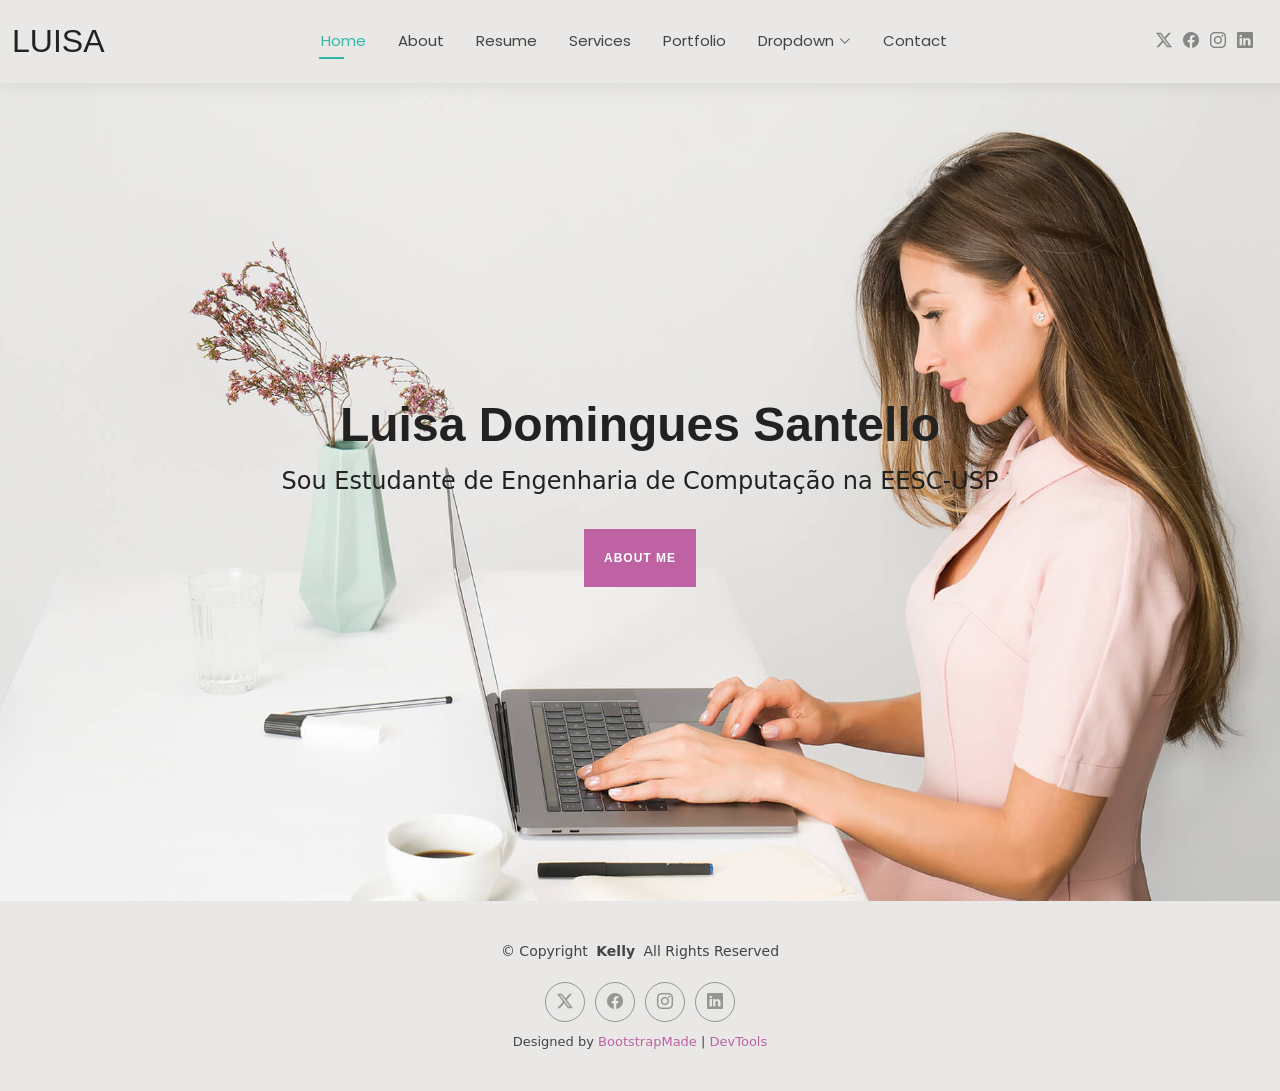
<file: index.html>
<!DOCTYPE html>
<html lang="en">

<head>
  <meta charset="utf-8">
  <meta content="width=device-width, initial-scale=1.0" name="viewport">
  <title>Index - Kelly Bootstrap Template</title>
  <meta name="description" content="">
  <meta name="keywords" content="">

  <!-- Favicons -->
  <link href="assets/img/favicon.png" rel="icon">
  <link href="assets/img/apple-touch-icon.png" rel="apple-touch-icon">

  <!-- Fonts -->
  <link href="https://fonts.googleapis.com" rel="preconnect">
  <link href="https://fonts.gstatic.com" rel="preconnect" crossorigin>
  <link href="https://fonts.googleapis.com/css2?family=Roboto:ital,wght@0,100;0,300;0,400;0,500;0,700;0,900;1,100;1,300;1,400;1,500;1,700;1,900&family=Poppins:ital,wght@0,100;0,200;0,300;0,400;0,500;0,600;0,700;0,800;0,900;1,100;1,200;1,300;1,400;1,500;1,600;1,700;1,800;1,900&family=Raleway:ital,wght@0,100;0,200;0,300;0,400;0,500;0,600;0,700;0,800;0,900;1,100;1,200;1,300;1,400;1,500;1,600;1,700;1,800;1,900&display=swap" rel="stylesheet">

  <!-- Vendor CSS Files -->
  <link href="assets/vendor/bootstrap/css/bootstrap.min.css" rel="stylesheet">
  <link href="assets/vendor/bootstrap-icons/bootstrap-icons.css" rel="stylesheet">
  <link href="assets/vendor/aos/aos.css" rel="stylesheet">
  <link href="assets/vendor/swiper/swiper-bundle.min.css" rel="stylesheet">
  <link href="assets/vendor/glightbox/css/glightbox.min.css" rel="stylesheet">

  <!-- Main CSS File -->
  <link href="assets/css/main.css" rel="stylesheet">

  <!-- =======================================================
  * Template Name: Kelly
  * Template URL: https://bootstrapmade.com/kelly-free-bootstrap-cv-resume-html-template/
  * Updated: Aug 07 2024 with Bootstrap v5.3.3
  * Author: BootstrapMade.com
  * License: https://bootstrapmade.com/license/
  ======================================================== -->
</head>

<body class="index-page">

  <header id="header" class="header d-flex align-items-center light-background sticky-top">
    <div class="container-fluid position-relative d-flex align-items-center justify-content-between">

      <a href="index.html" class="logo d-flex align-items-center me-auto me-xl-0">
        <!-- Uncomment the line below if you also wish to use an image logo -->
        <!-- <img src="assets/img/logo.png" alt=""> -->
        <h1 class="sitename">LUISA</h1>
      </a>

      <nav id="navmenu" class="navmenu">
        <ul>
          <li><a href="index.html" class="active">Home</a></li>
          <li><a href="about.html">About</a></li>
          <li><a href="resume.html">Resume</a></li>
          <li><a href="services.html">Services</a></li>
          <li><a href="portfolio.html">Portfolio</a></li>
          <li class="dropdown"><a href="#"><span>Dropdown</span> <i class="bi bi-chevron-down toggle-dropdown"></i></a>
            <ul>
              <li><a href="#">Dropdown 1</a></li>
              <li class="dropdown"><a href="#"><span>Deep Dropdown</span> <i class="bi bi-chevron-down toggle-dropdown"></i></a>
                <ul>
                  <li><a href="#">Deep Dropdown 1</a></li>
                  <li><a href="#">Deep Dropdown 2</a></li>
                  <li><a href="#">Deep Dropdown 3</a></li>
                  <li><a href="#">Deep Dropdown 4</a></li>
                  <li><a href="#">Deep Dropdown 5</a></li>
                </ul>
              </li>
              <li><a href="#">Dropdown 2</a></li>
              <li><a href="#">Dropdown 3</a></li>
              <li><a href="#">Dropdown 4</a></li>
            </ul>
          </li>
          <li><a href="contact.html">Contact</a></li>
        </ul>
        <i class="mobile-nav-toggle d-xl-none bi bi-list"></i>
      </nav>

      <div class="header-social-links">
        <a href="#" class="twitter"><i class="bi bi-twitter-x"></i></a>
        <a href="#" class="facebook"><i class="bi bi-facebook"></i></a>
        <a href="#" class="instagram"><i class="bi bi-instagram"></i></a>
        <a href="#" class="linkedin"><i class="bi bi-linkedin"></i></a>
      </div>

    </div>
  </header>

  <main class="main">

    <!-- Hero Section -->
    <section id="hero" class="hero section">

      <img src="assets/img/hero-bg.jpg" alt="" data-aos="fade-in">

      <div class="container text-center" data-aos="zoom-out" data-aos-delay="100">
        <div class="row justify-content-center">
          <div class="col-lg-8">
            <h2>Luisa Domingues Santello</h2>
            <p>Sou Estudante de Engenharia de Computação na EESC-USP</p>
            <a href="about.html" class="btn-get-started">About Me</a>
          </div>
        </div>
      </div>

    </section><!-- /Hero Section -->

  </main>

  <footer id="footer" class="footer light-background">

    <div class="container">
      <div class="copyright text-center ">
        <p>© <span>Copyright</span> <strong class="px-1 sitename">Kelly</strong> <span>All Rights Reserved<br></span></p>
      </div>
      <div class="social-links d-flex justify-content-center">
        <a href=""><i class="bi bi-twitter-x"></i></a>
        <a href=""><i class="bi bi-facebook"></i></a>
        <a href=""><i class="bi bi-instagram"></i></a>
        <a href=""><i class="bi bi-linkedin"></i></a>
      </div>
      <div class="credits">
        <!-- All the links in the footer should remain intact. -->
        <!-- You can delete the links only if you've purchased the pro version. -->
        <!-- Licensing information: https://bootstrapmade.com/license/ -->
        <!-- Purchase the pro version with working PHP/AJAX contact form: [buy-url] -->
        Designed by <a href="https://bootstrapmade.com/">BootstrapMade</a> | <a href="https://bootstrapmade.com/tools/">DevTools</a>
      </div>
    </div>

  </footer>

  <!-- Scroll Top -->
  <a href="#" id="scroll-top" class="scroll-top d-flex align-items-center justify-content-center"><i class="bi bi-arrow-up-short"></i></a>

  <!-- Preloader -->
  <div id="preloader"></div>

  <!-- Vendor JS Files -->
  <script src="assets/vendor/bootstrap/js/bootstrap.bundle.min.js"></script>
  <script src="assets/vendor/php-email-form/validate.js"></script>
  <script src="assets/vendor/aos/aos.js"></script>
  <script src="assets/vendor/waypoints/noframework.waypoints.js"></script>
  <script src="assets/vendor/purecounter/purecounter_vanilla.js"></script>
  <script src="assets/vendor/swiper/swiper-bundle.min.js"></script>
  <script src="assets/vendor/glightbox/js/glightbox.min.js"></script>
  <script src="assets/vendor/imagesloaded/imagesloaded.pkgd.min.js"></script>
  <script src="assets/vendor/isotope-layout/isotope.pkgd.min.js"></script>

  <!-- Main JS File -->
  <script src="assets/js/main.js"></script>

</body>

</html>
</file>
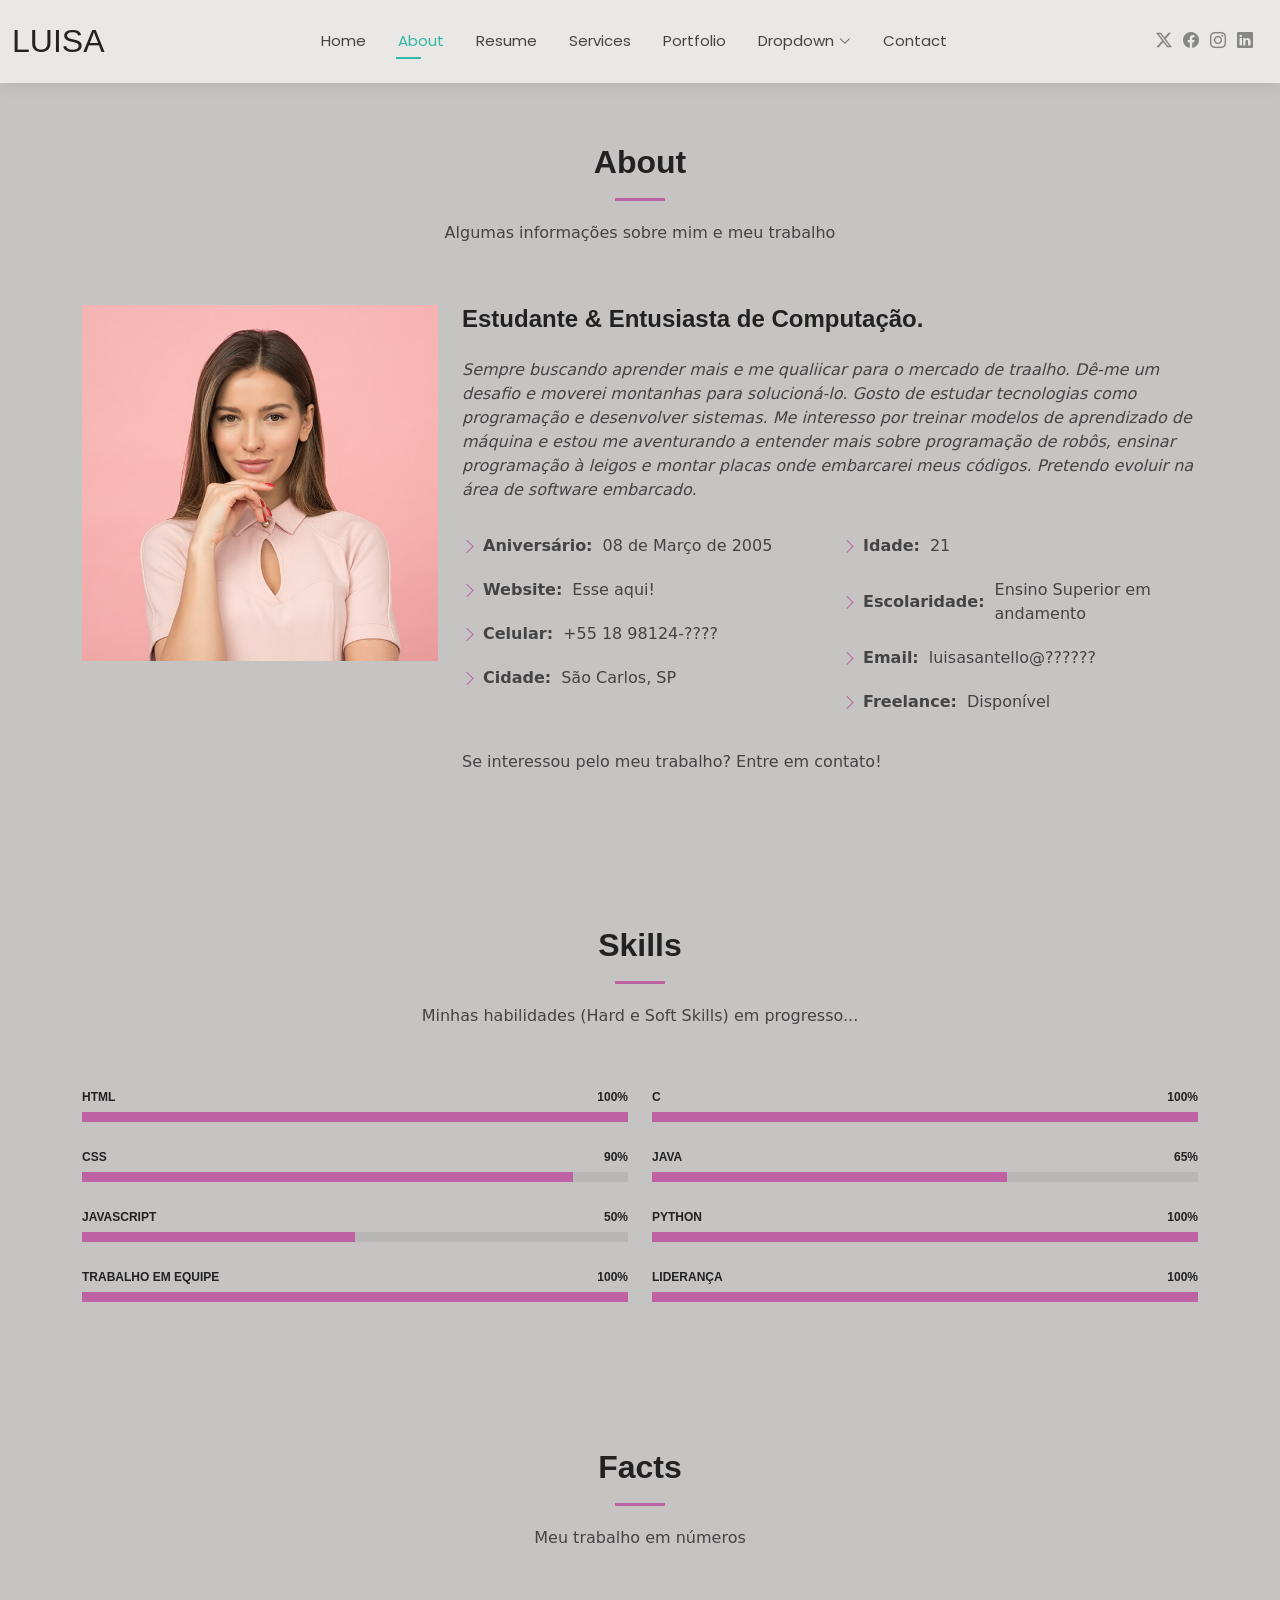
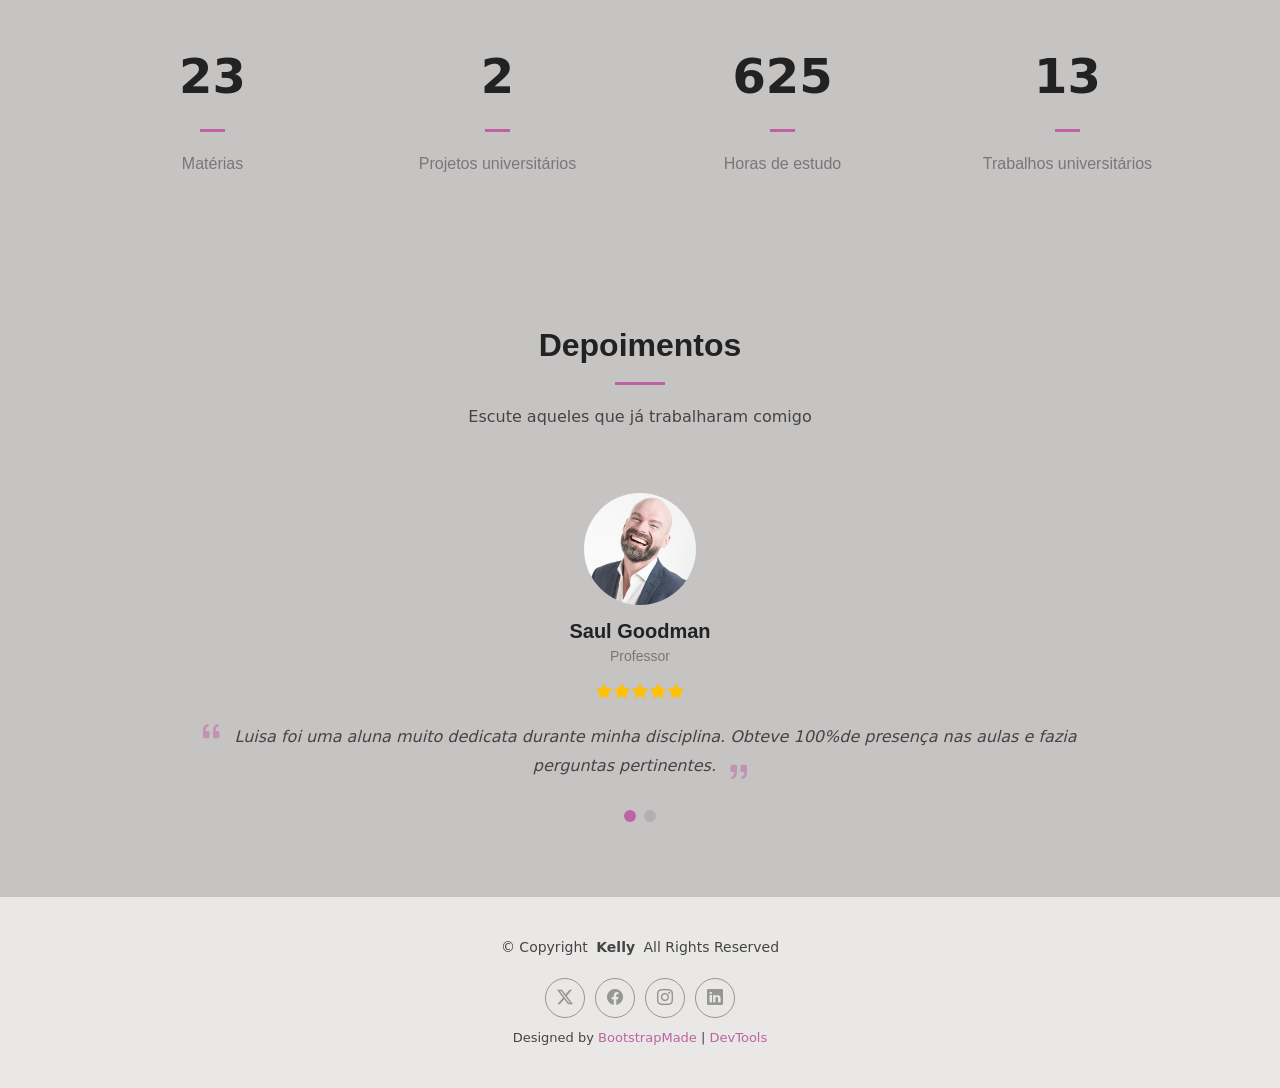
<file: about.html>
<!DOCTYPE html>
<html lang="en">

<head>
  <meta charset="utf-8">
  <meta content="width=device-width, initial-scale=1.0" name="viewport">
  <title>About - Kelly Bootstrap Template</title>
  <meta name="description" content="">
  <meta name="keywords" content="">

  <!-- Favicons -->
  <link href="assets/img/favicon.png" rel="icon">
  <link href="assets/img/apple-touch-icon.png" rel="apple-touch-icon">

  <!-- Fonts -->
  <link href="https://fonts.googleapis.com" rel="preconnect">
  <link href="https://fonts.gstatic.com" rel="preconnect" crossorigin>
  <link href="https://fonts.googleapis.com/css2?family=Roboto:ital,wght@0,100;0,300;0,400;0,500;0,700;0,900;1,100;1,300;1,400;1,500;1,700;1,900&family=Poppins:ital,wght@0,100;0,200;0,300;0,400;0,500;0,600;0,700;0,800;0,900;1,100;1,200;1,300;1,400;1,500;1,600;1,700;1,800;1,900&family=Raleway:ital,wght@0,100;0,200;0,300;0,400;0,500;0,600;0,700;0,800;0,900;1,100;1,200;1,300;1,400;1,500;1,600;1,700;1,800;1,900&display=swap" rel="stylesheet">

  <!-- Vendor CSS Files -->
  <link href="assets/vendor/bootstrap/css/bootstrap.min.css" rel="stylesheet">
  <link href="assets/vendor/bootstrap-icons/bootstrap-icons.css" rel="stylesheet">
  <link href="assets/vendor/aos/aos.css" rel="stylesheet">
  <link href="assets/vendor/swiper/swiper-bundle.min.css" rel="stylesheet">
  <link href="assets/vendor/glightbox/css/glightbox.min.css" rel="stylesheet">

  <!-- Main CSS File -->
  <link href="assets/css/main.css" rel="stylesheet">

  <!-- =======================================================
  * Template Name: Kelly
  * Template URL: https://bootstrapmade.com/kelly-free-bootstrap-cv-resume-html-template/
  * Updated: Aug 07 2024 with Bootstrap v5.3.3
  * Author: BootstrapMade.com
  * License: https://bootstrapmade.com/license/
  ======================================================== -->
</head>

<body class="about-page">

  <header id="header" class="header d-flex align-items-center light-background sticky-top">
    <div class="container-fluid position-relative d-flex align-items-center justify-content-between">

      <a href="index.html" class="logo d-flex align-items-center me-auto me-xl-0">
        <!-- Uncomment the line below if you also wish to use an image logo -->
        <!-- <img src="assets/img/logo.png" alt=""> -->
        <h1 class="sitename">LUISA</h1>
      </a>

      <nav id="navmenu" class="navmenu">
        <ul>
          <li><a href="index.html">Home</a></li>
          <li><a href="about.html" class="active">About</a></li>
          <li><a href="resume.html">Resume</a></li>
          <li><a href="services.html">Services</a></li>
          <li><a href="portfolio.html">Portfolio</a></li>
          <li class="dropdown"><a href="#"><span>Dropdown</span> <i class="bi bi-chevron-down toggle-dropdown"></i></a>
            <ul>
              <li><a href="#">Dropdown 1</a></li>
              <li class="dropdown"><a href="#"><span>Deep Dropdown</span> <i class="bi bi-chevron-down toggle-dropdown"></i></a>
                <ul>
                  <li><a href="#">Deep Dropdown 1</a></li>
                  <li><a href="#">Deep Dropdown 2</a></li>
                  <li><a href="#">Deep Dropdown 3</a></li>
                  <li><a href="#">Deep Dropdown 4</a></li>
                  <li><a href="#">Deep Dropdown 5</a></li>
                </ul>
              </li>
              <li><a href="#">Dropdown 2</a></li>
              <li><a href="#">Dropdown 3</a></li>
              <li><a href="#">Dropdown 4</a></li>
            </ul>
          </li>
          <li><a href="contact.html">Contact</a></li>
        </ul>
        <i class="mobile-nav-toggle d-xl-none bi bi-list"></i>
      </nav>

      <div class="header-social-links">
        <a href="#" class="twitter"><i class="bi bi-twitter-x"></i></a>
        <a href="#" class="facebook"><i class="bi bi-facebook"></i></a>
        <a href="#" class="instagram"><i class="bi bi-instagram"></i></a>
        <a href="#" class="linkedin"><i class="bi bi-linkedin"></i></a>
      </div>

    </div>
  </header>

  <main class="main">

    <!-- About Section -->
    <section id="about" class="about section">

      <!-- Section Title -->
      <div class="container section-title" data-aos="fade-up">
        <h2>About</h2>
        <p>Algumas informações sobre mim e meu trabalho</p>
      </div><!-- End Section Title -->

      <div class="container" data-aos="fade-up" data-aos-delay="100">

        <div class="row gy-4 justify-content-center">
          <div class="col-lg-4">
            <img src="assets/img/profile-img.jpg" class="img-fluid" alt="">
          </div>
          <div class="col-lg-8 content">
            <h2>Estudante &amp; Entusiasta de Computação.</h2>
            <p class="fst-italic py-3">
              Sempre buscando aprender mais e me qualiicar para o mercado de traalho.
              Dê-me um desafio e moverei montanhas para solucioná-lo.
              Gosto de estudar tecnologias como programação e desenvolver sistemas. Me interesso por treinar modelos de aprendizado de máquina e estou me aventurando a entender mais sobre programação de robôs, ensinar programação à leigos e montar placas onde embarcarei meus códigos. Pretendo evoluir na área de software embarcado.
            </p>
            <div class="row">
              <div class="col-lg-6">
                <ul>
                  <li><i class="bi bi-chevron-right"></i> <strong>Aniversário:</strong> <span>08 de Março de 2005</span></li>
                  <li><i class="bi bi-chevron-right"></i> <strong>Website:</strong> <span>Esse aqui!</span></li>
                  <li><i class="bi bi-chevron-right"></i> <strong>Celular:</strong> <span>+55 18 98124-????</span></li>
                  <li><i class="bi bi-chevron-right"></i> <strong>Cidade:</strong> <span>São Carlos, SP</span></li>
                </ul>
              </div>
              <div class="col-lg-6">
                <ul>
                  <li><i class="bi bi-chevron-right"></i> <strong>Idade:</strong> <span>21</span></li>
                  <li><i class="bi bi-chevron-right"></i> <strong>Escolaridade:</strong> <span>Ensino Superior em andamento</span></li>
                  <li><i class="bi bi-chevron-right"></i> <strong>Email:</strong> <span>luisasantello@??????</span></li>
                  <li><i class="bi bi-chevron-right"></i> <strong>Freelance:</strong> <span>Disponível</span></li>
                </ul>
              </div>
            </div>
            <p class="py-3">
              Se interessou pelo meu trabalho? 
              Entre em contato!
            </p>
          </div>
        </div>

      </div>

    </section><!-- /About Section -->

    <!-- Skills Section -->
    <section id="skills" class="skills section">

      <!-- Section Title -->
      <div class="container section-title" data-aos="fade-up">
        <h2>Skills</h2>
        <p>Minhas habilidades (Hard e Soft Skills) em progresso...</p>
      </div><!-- End Section Title -->

      <div class="container" data-aos="fade-up" data-aos-delay="100">

        <div class="row skills-content skills-animation">

          <div class="col-lg-6">

            <div class="progress">
              <span class="skill"><span>HTML</span> <i class="val">100%</i></span>
              <div class="progress-bar-wrap">
                <div class="progress-bar" role="progressbar" aria-valuenow="100" aria-valuemin="0" aria-valuemax="100"></div>
              </div>
            </div><!-- End Skills Item -->

            <div class="progress">
              <span class="skill"><span>CSS</span> <i class="val">90%</i></span>
              <div class="progress-bar-wrap">
                <div class="progress-bar" role="progressbar" aria-valuenow="90" aria-valuemin="0" aria-valuemax="100"></div>
              </div>
            </div><!-- End Skills Item -->

            <div class="progress">
              <span class="skill"><span>JavaScript</span> <i class="val">50%</i></span>
              <div class="progress-bar-wrap">
                <div class="progress-bar" role="progressbar" aria-valuenow="50" aria-valuemin="0" aria-valuemax="100"></div>
              </div>
            </div><!-- End Skills Item -->

            <div class="progress">
              <span class="skill"><span>Trabalho em equipe</span> <i class="val">100%</i></span>
              <div class="progress-bar-wrap">
                <div class="progress-bar" role="progressbar" aria-valuenow="100" aria-valuemin="0" aria-valuemax="100"></div>
              </div>
            </div><!-- End Skills Item -->

          </div>

          <div class="col-lg-6">

            <div class="progress">
              <span class="skill"><span>C</span> <i class="val">100%</i></span>
              <div class="progress-bar-wrap">
                <div class="progress-bar" role="progressbar" aria-valuenow="100" aria-valuemin="0" aria-valuemax="100"></div>
              </div>
            </div><!-- End Skills Item -->

            <div class="progress">
              <span class="skill"><span>Java</span> <i class="val">65%</i></span>
              <div class="progress-bar-wrap">
                <div class="progress-bar" role="progressbar" aria-valuenow="65" aria-valuemin="0" aria-valuemax="100"></div>
              </div>
            </div><!-- End Skills Item -->

            <div class="progress">
              <span class="skill"><span>Python</span> <i class="val">100%</i></span>
              <div class="progress-bar-wrap">
                <div class="progress-bar" role="progressbar" aria-valuenow="100" aria-valuemin="0" aria-valuemax="100"></div>
              </div>
            </div><!-- End Skills Item -->

            <div class="progress">
              <span class="skill"><span>Liderança</span> <i class="val">100%</i></span>
              <div class="progress-bar-wrap">
                <div class="progress-bar" role="progressbar" aria-valuenow="100" aria-valuemin="0" aria-valuemax="100"></div>
              </div>
            </div><!-- End Skills Item -->

          </div>

        </div>

      </div>

    </section><!-- /Skills Section -->

    <!-- Stats Section -->
    <section id="stats" class="stats section">

      <!-- Section Title -->
      <div class="container section-title" data-aos="fade-up">
        <h2>Facts</h2>
        <p>Meu trabalho em números</p>
      </div><!-- End Section Title -->

      <div class="container" data-aos="fade-up" data-aos-delay="100">

        <div class="row gy-4">

          <div class="col-lg-3 col-md-6">
            <div class="stats-item text-center w-100 h-100">
              <span data-purecounter-start="0" data-purecounter-end="50" data-purecounter-duration="1" class="purecounter"></span>
              <p>Matérias</p>
            </div>
          </div><!-- End Stats Item -->

          <div class="col-lg-3 col-md-6">
            <div class="stats-item text-center w-100 h-100">
              <span data-purecounter-start="0" data-purecounter-end="5" data-purecounter-duration="1" class="purecounter"></span>
              <p>Projetos universitários</p>
            </div>
          </div><!-- End Stats Item -->

          <div class="col-lg-3 col-md-6">
            <div class="stats-item text-center w-100 h-100">
              <span data-purecounter-start="0" data-purecounter-end="1453" data-purecounter-duration="1" class="purecounter"></span>
              <p>Horas de estudo</p>
            </div>
          </div><!-- End Stats Item -->

          <div class="col-lg-3 col-md-6">
            <div class="stats-item text-center w-100 h-100">
              <span data-purecounter-start="0" data-purecounter-end="32" data-purecounter-duration="1" class="purecounter"></span>
              <p>Trabalhos universitários</p>
            </div>
          </div><!-- End Stats Item -->

        </div>

      </div>

    </section><!-- /Stats Section -->

    <!-- Testimonials Section -->
    <section id="testimonials" class="testimonials section">

      <!-- Section Title -->
      <div class="container section-title" data-aos="fade-up">
        <h2>Depoimentos</h2>
        <p>Escute aqueles que já trabalharam comigo</p>
      </div><!-- End Section Title -->

      <div class="container" data-aos="fade-up" data-aos-delay="100">

        <div class="swiper init-swiper">
          <script type="application/json" class="swiper-config">
            {
              "loop": true,
              "speed": 600,
              "autoplay": {
                "delay": 5000
              },
              "slidesPerView": "auto",
              "pagination": {
                "el": ".swiper-pagination",
                "type": "bullets",
                "clickable": true
              }
            }
          </script>
          <div class="swiper-wrapper">

            <div class="swiper-slide">
              <div class="testimonial-item">
                <img src="assets/img/testimonials/testimonials-1.jpg" class="testimonial-img" alt="">
                <h3>Saul Goodman</h3>
                <h4>Professor</h4>
                <div class="stars">
                  <i class="bi bi-star-fill"></i><i class="bi bi-star-fill"></i><i class="bi bi-star-fill"></i><i class="bi bi-star-fill"></i><i class="bi bi-star-fill"></i>
                </div>
                <p>
                  <i class="bi bi-quote quote-icon-left"></i>
                  <span>Luisa foi uma aluna muito dedicata durante minha disciplina. Obteve 100%de presença nas aulas e fazia perguntas pertinentes.</span>
                  <i class="bi bi-quote quote-icon-right"></i>
                </p>
              </div>
            </div><!-- End testimonial item -->

            <div class="swiper-slide">
              <div class="testimonial-item">
                <img src="assets/img/testimonials/testimonials-2.jpg" class="testimonial-img" alt="">
                <h3>Sara Wilsson</h3>
                <h4>Colega de Classe</h4>
                <div class="stars">
                  <i class="bi bi-star-fill"></i><i class="bi bi-star-fill"></i><i class="bi bi-star-fill"></i><i class="bi bi-star-fill"></i><i class="bi bi-star-fill"></i>
                </div>
                <p>
                  <i class="bi bi-quote quote-icon-left"></i>
                  <span>Fiz um trabalho com ela e foi muito fácil organizarmos a distribuição de tarefas. Sempre fazíamos reuniões para alinhar o que queríamos implementar no projeto e nos atualizarmos sobre o que cada uma fez.</span>
                  <i class="bi bi-quote quote-icon-right"></i>
                </p>
              </div>
            </div><!-- End testimonial item -->

          </div>
          <div class="swiper-pagination"></div>
        </div>

      </div>

    </section><!-- /Testimonials Section -->

  </main>

  <footer id="footer" class="footer light-background">

    <div class="container">
      <div class="copyright text-center ">
        <p>© <span>Copyright</span> <strong class="px-1 sitename">Kelly</strong> <span>All Rights Reserved<br></span></p>
      </div>
      <div class="social-links d-flex justify-content-center">
        <a href=""><i class="bi bi-twitter-x"></i></a>
        <a href=""><i class="bi bi-facebook"></i></a>
        <a href=""><i class="bi bi-instagram"></i></a>
        <a href=""><i class="bi bi-linkedin"></i></a>
      </div>
      <div class="credits">
        <!-- All the links in the footer should remain intact. -->
        <!-- You can delete the links only if you've purchased the pro version. -->
        <!-- Licensing information: https://bootstrapmade.com/license/ -->
        <!-- Purchase the pro version with working PHP/AJAX contact form: [buy-url] -->
        Designed by <a href="https://bootstrapmade.com/">BootstrapMade</a> | <a href="https://bootstrapmade.com/tools/">DevTools</a>
      </div>
    </div>

  </footer>

  <!-- Scroll Top -->
  <a href="#" id="scroll-top" class="scroll-top d-flex align-items-center justify-content-center"><i class="bi bi-arrow-up-short"></i></a>

  <!-- Preloader -->
  <div id="preloader"></div>

  <!-- Vendor JS Files -->
  <script src="assets/vendor/bootstrap/js/bootstrap.bundle.min.js"></script>
  <script src="assets/vendor/php-email-form/validate.js"></script>
  <script src="assets/vendor/aos/aos.js"></script>
  <script src="assets/vendor/waypoints/noframework.waypoints.js"></script>
  <script src="assets/vendor/purecounter/purecounter_vanilla.js"></script>
  <script src="assets/vendor/swiper/swiper-bundle.min.js"></script>
  <script src="assets/vendor/glightbox/js/glightbox.min.js"></script>
  <script src="assets/vendor/imagesloaded/imagesloaded.pkgd.min.js"></script>
  <script src="assets/vendor/isotope-layout/isotope.pkgd.min.js"></script>

  <!-- Main JS File -->
  <script src="assets/js/main.js"></script>

</body>

</html>
</file>
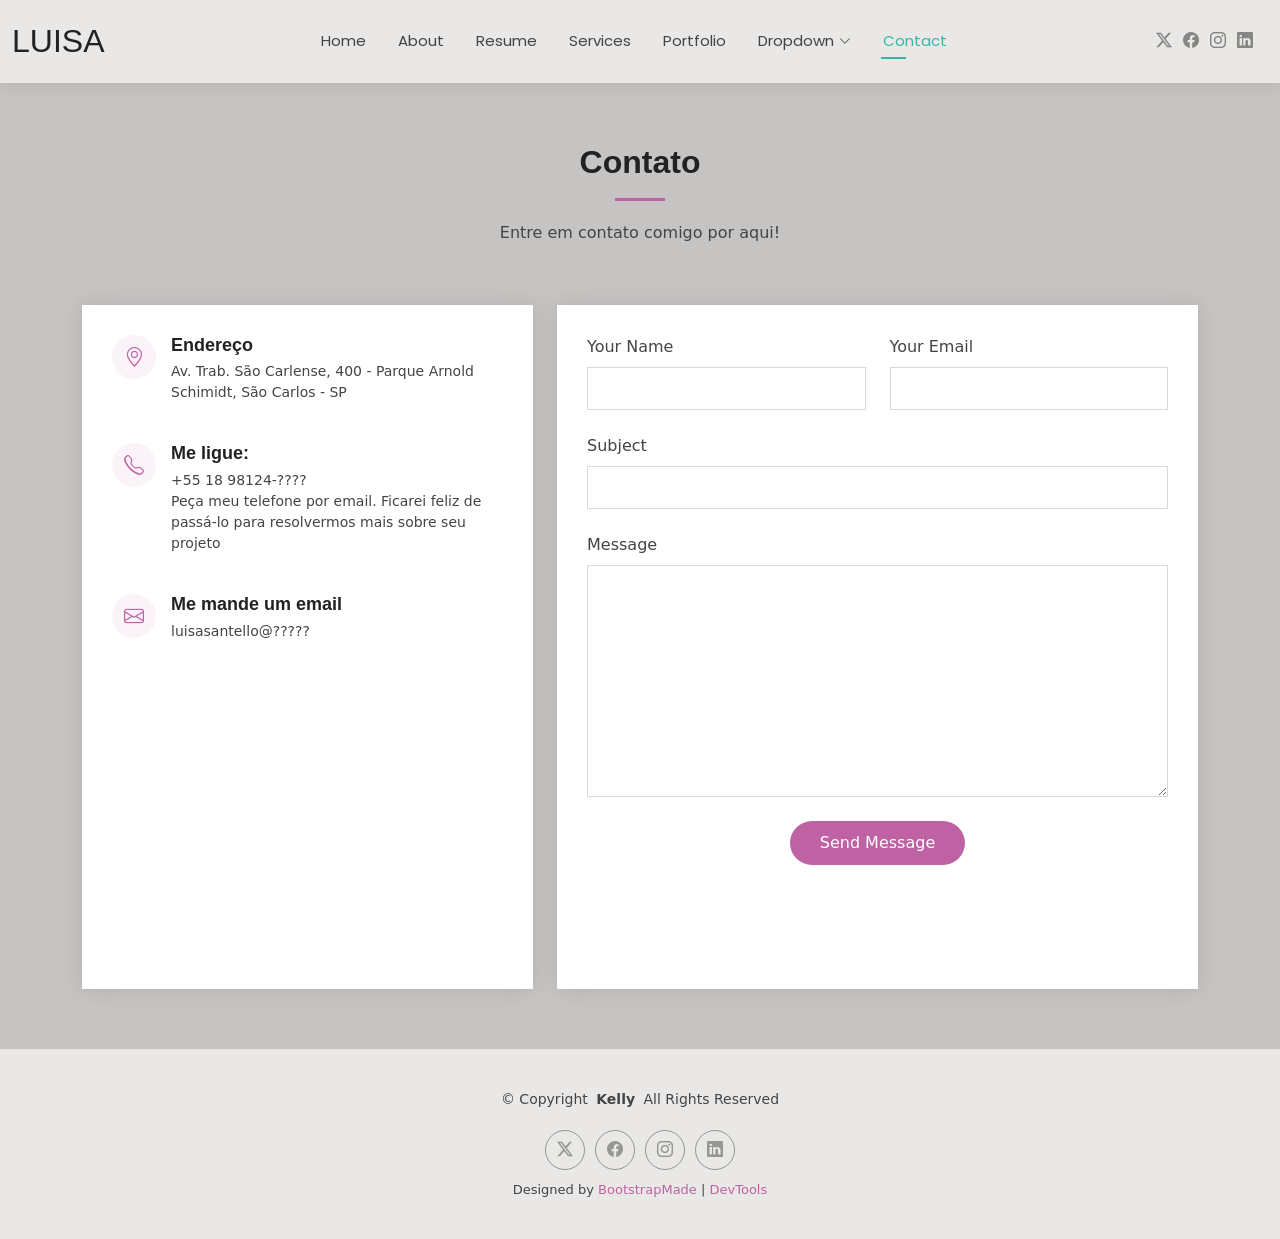
<file: contact.html>
<!DOCTYPE html>
<html lang="en">

<head>
  <meta charset="utf-8">
  <meta content="width=device-width, initial-scale=1.0" name="viewport">
  <title>Contact - Kelly Bootstrap Template</title>
  <meta name="description" content="">
  <meta name="keywords" content="">

  <!-- Favicons -->
  <link href="assets/img/favicon.png" rel="icon">
  <link href="assets/img/apple-touch-icon.png" rel="apple-touch-icon">

  <!-- Fonts -->
  <link href="https://fonts.googleapis.com" rel="preconnect">
  <link href="https://fonts.gstatic.com" rel="preconnect" crossorigin>
  <link href="https://fonts.googleapis.com/css2?family=Roboto:ital,wght@0,100;0,300;0,400;0,500;0,700;0,900;1,100;1,300;1,400;1,500;1,700;1,900&family=Poppins:ital,wght@0,100;0,200;0,300;0,400;0,500;0,600;0,700;0,800;0,900;1,100;1,200;1,300;1,400;1,500;1,600;1,700;1,800;1,900&family=Raleway:ital,wght@0,100;0,200;0,300;0,400;0,500;0,600;0,700;0,800;0,900;1,100;1,200;1,300;1,400;1,500;1,600;1,700;1,800;1,900&display=swap" rel="stylesheet">

  <!-- Vendor CSS Files -->
  <link href="assets/vendor/bootstrap/css/bootstrap.min.css" rel="stylesheet">
  <link href="assets/vendor/bootstrap-icons/bootstrap-icons.css" rel="stylesheet">
  <link href="assets/vendor/aos/aos.css" rel="stylesheet">
  <link href="assets/vendor/swiper/swiper-bundle.min.css" rel="stylesheet">
  <link href="assets/vendor/glightbox/css/glightbox.min.css" rel="stylesheet">

  <!-- Main CSS File -->
  <link href="assets/css/main.css" rel="stylesheet">

  <!-- =======================================================
  * Template Name: Kelly
  * Template URL: https://bootstrapmade.com/kelly-free-bootstrap-cv-resume-html-template/
  * Updated: Aug 07 2024 with Bootstrap v5.3.3
  * Author: BootstrapMade.com
  * License: https://bootstrapmade.com/license/
  ======================================================== -->
</head>

<body class="contact-page">

  <header id="header" class="header d-flex align-items-center light-background sticky-top">
    <div class="container-fluid position-relative d-flex align-items-center justify-content-between">

      <a href="index.html" class="logo d-flex align-items-center me-auto me-xl-0">
        <!-- Uncomment the line below if you also wish to use an image logo -->
        <!-- <img src="assets/img/logo.png" alt=""> -->
        <h1 class="sitename">LUISA</h1>
      </a>

      <nav id="navmenu" class="navmenu">
        <ul>
          <li><a href="index.html">Home</a></li>
          <li><a href="about.html">About</a></li>
          <li><a href="resume.html">Resume</a></li>
          <li><a href="services.html">Services</a></li>
          <li><a href="portfolio.html">Portfolio</a></li>
          <li class="dropdown"><a href="#"><span>Dropdown</span> <i class="bi bi-chevron-down toggle-dropdown"></i></a>
            <ul>
              <li><a href="#">Dropdown 1</a></li>
              <li class="dropdown"><a href="#"><span>Deep Dropdown</span> <i class="bi bi-chevron-down toggle-dropdown"></i></a>
                <ul>
                  <li><a href="#">Deep Dropdown 1</a></li>
                  <li><a href="#">Deep Dropdown 2</a></li>
                  <li><a href="#">Deep Dropdown 3</a></li>
                  <li><a href="#">Deep Dropdown 4</a></li>
                  <li><a href="#">Deep Dropdown 5</a></li>
                </ul>
              </li>
              <li><a href="#">Dropdown 2</a></li>
              <li><a href="#">Dropdown 3</a></li>
              <li><a href="#">Dropdown 4</a></li>
            </ul>
          </li>
          <li><a href="contact.html" class="active">Contact</a></li>
        </ul>
        <i class="mobile-nav-toggle d-xl-none bi bi-list"></i>
      </nav>

      <div class="header-social-links">
        <a href="#" class="twitter"><i class="bi bi-twitter-x"></i></a>
        <a href="#" class="facebook"><i class="bi bi-facebook"></i></a>
        <a href="#" class="instagram"><i class="bi bi-instagram"></i></a>
        <a href="#" class="linkedin"><i class="bi bi-linkedin"></i></a>
      </div>

    </div>
  </header>

  <main class="main">

    <!-- Contact Section -->
    <section id="contact" class="contact section">

      <!-- Section Title -->
      <div class="container section-title" data-aos="fade-up">
        <h2>Contato</h2>
        <p>Entre em contato comigo por aqui!</p>
      </div><!-- End Section Title -->

      <div class="container" data-aos="fade-up" data-aos-delay="100">

        <div class="row gy-4">

          <div class="col-lg-5">

            <div class="info-wrap">
              <div class="info-item d-flex" data-aos="fade-up" data-aos-delay="200">
                <i class="bi bi-geo-alt flex-shrink-0"></i>
                <div>
                  <h3>Endereço</h3>
                  <p>Av. Trab. São Carlense, 400 - Parque Arnold Schimidt, São Carlos - SP</p>
                </div>
              </div><!-- End Info Item -->

              <div class="info-item d-flex" data-aos="fade-up" data-aos-delay="300">
                <i class="bi bi-telephone flex-shrink-0"></i>
                <div>
                  <h3>Me ligue:</h3>
                  <p>+55 18 98124-????</p>
                  <p>Peça meu telefone por email. Ficarei feliz de passá-lo para resolvermos mais sobre seu projeto</p>
                </div>
              </div><!-- End Info Item -->

              <div class="info-item d-flex" data-aos="fade-up" data-aos-delay="400">
                <i class="bi bi-envelope flex-shrink-0"></i>
                <div>
                  <h3>Me mande um email</h3>
                  <p>luisasantello@?????</p>
                </div>
              </div><!-- End Info Item -->

              <iframe src="https://www.google.com/maps/place/sao+carlos/data=!4m2!3m1!1s0x94b87726bb9dd181:0xd9d7d71505999bc?sa=X&ved=1t:155783&ictx=111" frameborder="0" style="border:0; width: 100%; height: 270px;" allowfullscreen="" loading="lazy" referrerpolicy="no-referrer-when-downgrade"></iframe>
            </div>
          </div>

          <div class="col-lg-7">
            <form action="forms/contact.php" method="post" class="php-email-form" data-aos="fade-up" data-aos-delay="200">
              <div class="row gy-4">

                <div class="col-md-6">
                  <label for="name-field" class="pb-2">Your Name</label>
                  <input type="text" name="name" id="name-field" class="form-control" required="">
                </div>

                <div class="col-md-6">
                  <label for="email-field" class="pb-2">Your Email</label>
                  <input type="email" class="form-control" name="email" id="email-field" required="">
                </div>

                <div class="col-md-12">
                  <label for="subject-field" class="pb-2">Subject</label>
                  <input type="text" class="form-control" name="subject" id="subject-field" required="">
                </div>

                <div class="col-md-12">
                  <label for="message-field" class="pb-2">Message</label>
                  <textarea class="form-control" name="message" rows="10" id="message-field" required=""></textarea>
                </div>

                <div class="col-md-12 text-center">
                  <div class="loading">Loading</div>
                  <div class="error-message"></div>
                  <div class="sent-message">Your message has been sent. Thank you!</div>

                  <button type="submit">Send Message</button>
                </div>

              </div>
            </form>
          </div><!-- End Contact Form -->

        </div>

      </div>

    </section><!-- /Contact Section -->

  </main>

  <footer id="footer" class="footer light-background">

    <div class="container">
      <div class="copyright text-center ">
        <p>© <span>Copyright</span> <strong class="px-1 sitename">Kelly</strong> <span>All Rights Reserved<br></span></p>
      </div>
      <div class="social-links d-flex justify-content-center">
        <a href=""><i class="bi bi-twitter-x"></i></a>
        <a href=""><i class="bi bi-facebook"></i></a>
        <a href=""><i class="bi bi-instagram"></i></a>
        <a href=""><i class="bi bi-linkedin"></i></a>
      </div>
      <div class="credits">
        <!-- All the links in the footer should remain intact. -->
        <!-- You can delete the links only if you've purchased the pro version. -->
        <!-- Licensing information: https://bootstrapmade.com/license/ -->
        <!-- Purchase the pro version with working PHP/AJAX contact form: [buy-url] -->
        Designed by <a href="https://bootstrapmade.com/">BootstrapMade</a> | <a href="https://bootstrapmade.com/tools/">DevTools</a>
      </div>
    </div>

  </footer>

  <!-- Scroll Top -->
  <a href="#" id="scroll-top" class="scroll-top d-flex align-items-center justify-content-center"><i class="bi bi-arrow-up-short"></i></a>

  <!-- Preloader -->
  <div id="preloader"></div>

  <!-- Vendor JS Files -->
  <script src="assets/vendor/bootstrap/js/bootstrap.bundle.min.js"></script>
  <script src="assets/vendor/php-email-form/validate.js"></script>
  <script src="assets/vendor/aos/aos.js"></script>
  <script src="assets/vendor/waypoints/noframework.waypoints.js"></script>
  <script src="assets/vendor/purecounter/purecounter_vanilla.js"></script>
  <script src="assets/vendor/swiper/swiper-bundle.min.js"></script>
  <script src="assets/vendor/glightbox/js/glightbox.min.js"></script>
  <script src="assets/vendor/imagesloaded/imagesloaded.pkgd.min.js"></script>
  <script src="assets/vendor/isotope-layout/isotope.pkgd.min.js"></script>

  <!-- Main JS File -->
  <script src="assets/js/main.js"></script>

</body>

</html>
</file>
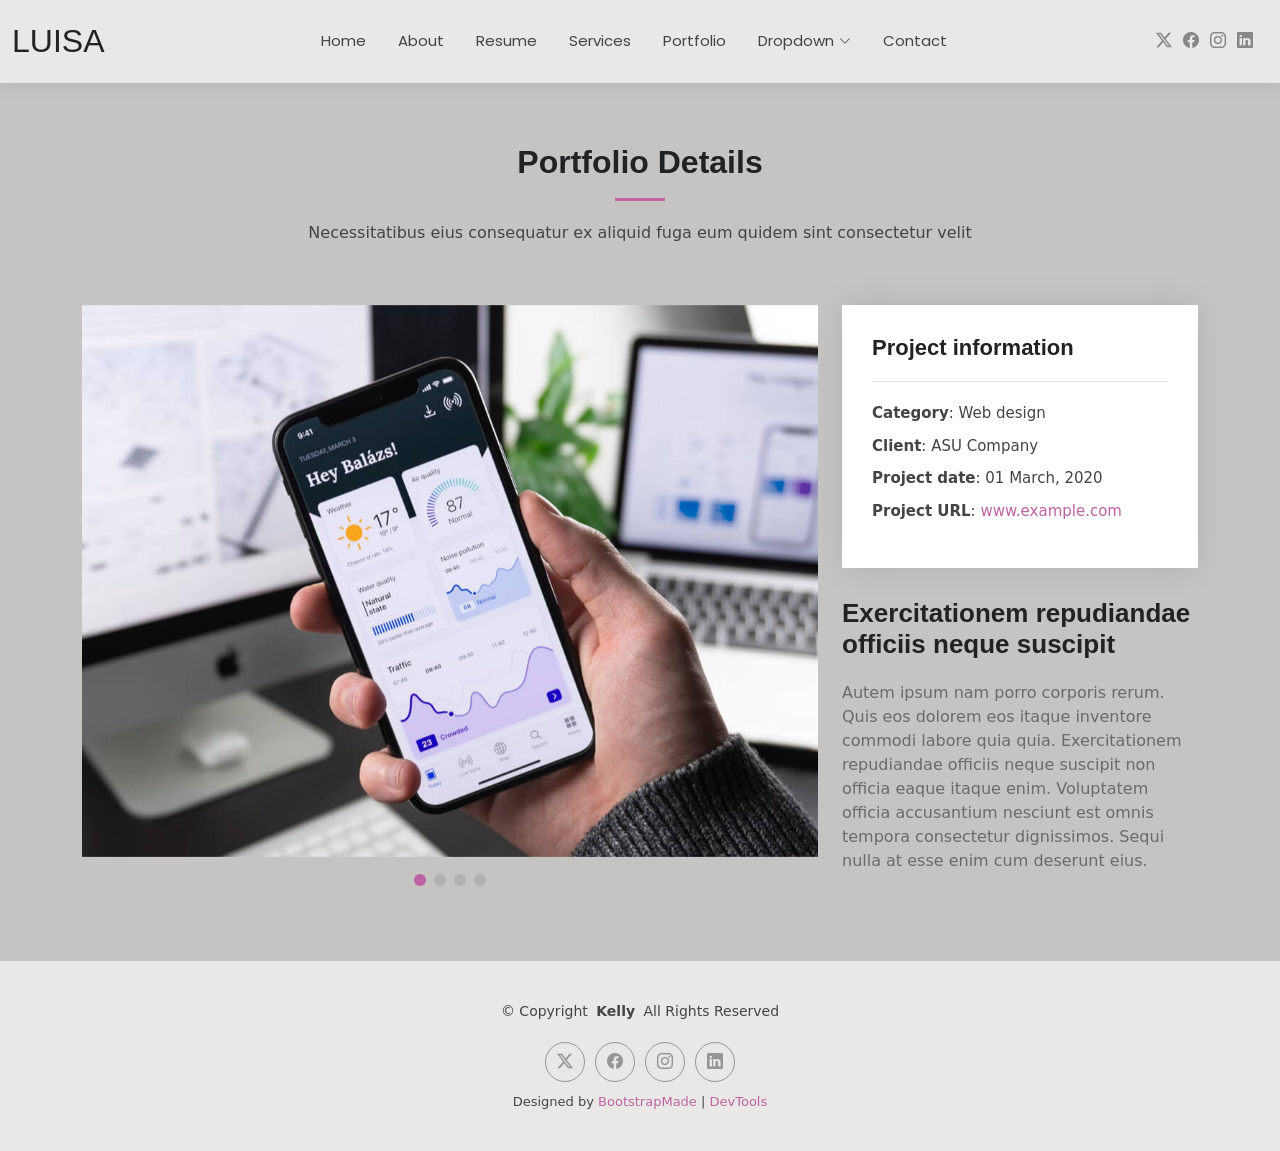
<file: portfolio-details.html>
<!DOCTYPE html>
<html lang="en">

<head>
  <meta charset="utf-8">
  <meta content="width=device-width, initial-scale=1.0" name="viewport">
  <title>Portfolio Details - Kelly Bootstrap Template</title>
  <meta name="description" content="">
  <meta name="keywords" content="">

  <!-- Favicons -->
  <link href="assets/img/favicon.png" rel="icon">
  <link href="assets/img/apple-touch-icon.png" rel="apple-touch-icon">

  <!-- Fonts -->
  <link href="https://fonts.googleapis.com" rel="preconnect">
  <link href="https://fonts.gstatic.com" rel="preconnect" crossorigin>
  <link href="https://fonts.googleapis.com/css2?family=Roboto:ital,wght@0,100;0,300;0,400;0,500;0,700;0,900;1,100;1,300;1,400;1,500;1,700;1,900&family=Poppins:ital,wght@0,100;0,200;0,300;0,400;0,500;0,600;0,700;0,800;0,900;1,100;1,200;1,300;1,400;1,500;1,600;1,700;1,800;1,900&family=Raleway:ital,wght@0,100;0,200;0,300;0,400;0,500;0,600;0,700;0,800;0,900;1,100;1,200;1,300;1,400;1,500;1,600;1,700;1,800;1,900&display=swap" rel="stylesheet">

  <!-- Vendor CSS Files -->
  <link href="assets/vendor/bootstrap/css/bootstrap.min.css" rel="stylesheet">
  <link href="assets/vendor/bootstrap-icons/bootstrap-icons.css" rel="stylesheet">
  <link href="assets/vendor/aos/aos.css" rel="stylesheet">
  <link href="assets/vendor/swiper/swiper-bundle.min.css" rel="stylesheet">
  <link href="assets/vendor/glightbox/css/glightbox.min.css" rel="stylesheet">

  <!-- Main CSS File -->
  <link href="assets/css/main.css" rel="stylesheet">

  <!-- =======================================================
  * Template Name: Kelly
  * Template URL: https://bootstrapmade.com/kelly-free-bootstrap-cv-resume-html-template/
  * Updated: Aug 07 2024 with Bootstrap v5.3.3
  * Author: BootstrapMade.com
  * License: https://bootstrapmade.com/license/
  ======================================================== -->
</head>

<body class="portfolio-details-page">

  <header id="header" class="header d-flex align-items-center light-background sticky-top">
    <div class="container-fluid position-relative d-flex align-items-center justify-content-between">

      <a href="index.html" class="logo d-flex align-items-center me-auto me-xl-0">
        <!-- Uncomment the line below if you also wish to use an image logo -->
        <!-- <img src="assets/img/logo.png" alt=""> -->
        <h1 class="sitename">LUISA</h1>
      </a>

      <nav id="navmenu" class="navmenu">
        <ul>
          <li><a href="index.html">Home</a></li>
          <li><a href="about.html">About</a></li>
          <li><a href="resume.html">Resume</a></li>
          <li><a href="services.html">Services</a></li>
          <li><a href="portfolio.html">Portfolio</a></li>
          <li class="dropdown"><a href="#"><span>Dropdown</span> <i class="bi bi-chevron-down toggle-dropdown"></i></a>
            <ul>
              <li><a href="#">Dropdown 1</a></li>
              <li class="dropdown"><a href="#"><span>Deep Dropdown</span> <i class="bi bi-chevron-down toggle-dropdown"></i></a>
                <ul>
                  <li><a href="#">Deep Dropdown 1</a></li>
                  <li><a href="#">Deep Dropdown 2</a></li>
                  <li><a href="#">Deep Dropdown 3</a></li>
                  <li><a href="#">Deep Dropdown 4</a></li>
                  <li><a href="#">Deep Dropdown 5</a></li>
                </ul>
              </li>
              <li><a href="#">Dropdown 2</a></li>
              <li><a href="#">Dropdown 3</a></li>
              <li><a href="#">Dropdown 4</a></li>
            </ul>
          </li>
          <li><a href="contact.html">Contact</a></li>
        </ul>
        <i class="mobile-nav-toggle d-xl-none bi bi-list"></i>
      </nav>

      <div class="header-social-links">
        <a href="#" class="twitter"><i class="bi bi-twitter-x"></i></a>
        <a href="#" class="facebook"><i class="bi bi-facebook"></i></a>
        <a href="#" class="instagram"><i class="bi bi-instagram"></i></a>
        <a href="#" class="linkedin"><i class="bi bi-linkedin"></i></a>
      </div>

    </div>
  </header>

  <main class="main">

    <!-- Portfolio Details Section -->
    <section id="portfolio-details" class="portfolio-details section">

      <!-- Section Title -->
      <div class="container section-title" data-aos="fade-up">
        <h2>Portfolio Details</h2>
        <p>Necessitatibus eius consequatur ex aliquid fuga eum quidem sint consectetur velit</p>
      </div><!-- End Section Title -->

      <div class="container" data-aos="fade-up" data-aos-delay="100">

        <div class="row gy-4">

          <div class="col-lg-8">
            <div class="portfolio-details-slider swiper init-swiper">

              <script type="application/json" class="swiper-config">
                {
                  "loop": true,
                  "speed": 600,
                  "autoplay": {
                    "delay": 5000
                  },
                  "slidesPerView": "auto",
                  "pagination": {
                    "el": ".swiper-pagination",
                    "type": "bullets",
                    "clickable": true
                  }
                }
              </script>

              <div class="swiper-wrapper align-items-center">

                <div class="swiper-slide">
                  <img src="assets/img/portfolio/app-1.jpg" alt="">
                </div>

                <div class="swiper-slide">
                  <img src="assets/img/portfolio/product-1.jpg" alt="">
                </div>

                <div class="swiper-slide">
                  <img src="assets/img/portfolio/branding-1.jpg" alt="">
                </div>

                <div class="swiper-slide">
                  <img src="assets/img/portfolio/books-1.jpg" alt="">
                </div>

              </div>
              <div class="swiper-pagination"></div>
            </div>
          </div>

          <div class="col-lg-4">
            <div class="portfolio-info" data-aos="fade-up" data-aos-delay="200">
              <h3>Project information</h3>
              <ul>
                <li><strong>Category</strong>: Web design</li>
                <li><strong>Client</strong>: ASU Company</li>
                <li><strong>Project date</strong>: 01 March, 2020</li>
                <li><strong>Project URL</strong>: <a href="#">www.example.com</a></li>
              </ul>
            </div>
            <div class="portfolio-description" data-aos="fade-up" data-aos-delay="300">
              <h2>Exercitationem repudiandae officiis neque suscipit</h2>
              <p>
                Autem ipsum nam porro corporis rerum. Quis eos dolorem eos itaque inventore commodi labore quia quia. Exercitationem repudiandae officiis neque suscipit non officia eaque itaque enim. Voluptatem officia accusantium nesciunt est omnis tempora consectetur dignissimos. Sequi nulla at esse enim cum deserunt eius.
              </p>
            </div>
          </div>

        </div>

      </div>

    </section><!-- /Portfolio Details Section -->

  </main>

  <footer id="footer" class="footer light-background">

    <div class="container">
      <div class="copyright text-center ">
        <p>© <span>Copyright</span> <strong class="px-1 sitename">Kelly</strong> <span>All Rights Reserved<br></span></p>
      </div>
      <div class="social-links d-flex justify-content-center">
        <a href=""><i class="bi bi-twitter-x"></i></a>
        <a href=""><i class="bi bi-facebook"></i></a>
        <a href=""><i class="bi bi-instagram"></i></a>
        <a href=""><i class="bi bi-linkedin"></i></a>
      </div>
      <div class="credits">
        <!-- All the links in the footer should remain intact. -->
        <!-- You can delete the links only if you've purchased the pro version. -->
        <!-- Licensing information: https://bootstrapmade.com/license/ -->
        <!-- Purchase the pro version with working PHP/AJAX contact form: [buy-url] -->
        Designed by <a href="https://bootstrapmade.com/">BootstrapMade</a> | <a href="https://bootstrapmade.com/tools/">DevTools</a>
      </div>
    </div>

  </footer>

  <!-- Scroll Top -->
  <a href="#" id="scroll-top" class="scroll-top d-flex align-items-center justify-content-center"><i class="bi bi-arrow-up-short"></i></a>

  <!-- Preloader -->
  <div id="preloader"></div>

  <!-- Vendor JS Files -->
  <script src="assets/vendor/bootstrap/js/bootstrap.bundle.min.js"></script>
  <script src="assets/vendor/php-email-form/validate.js"></script>
  <script src="assets/vendor/aos/aos.js"></script>
  <script src="assets/vendor/waypoints/noframework.waypoints.js"></script>
  <script src="assets/vendor/purecounter/purecounter_vanilla.js"></script>
  <script src="assets/vendor/swiper/swiper-bundle.min.js"></script>
  <script src="assets/vendor/glightbox/js/glightbox.min.js"></script>
  <script src="assets/vendor/imagesloaded/imagesloaded.pkgd.min.js"></script>
  <script src="assets/vendor/isotope-layout/isotope.pkgd.min.js"></script>

  <!-- Main JS File -->
  <script src="assets/js/main.js"></script>

</body>

</html>
</file>
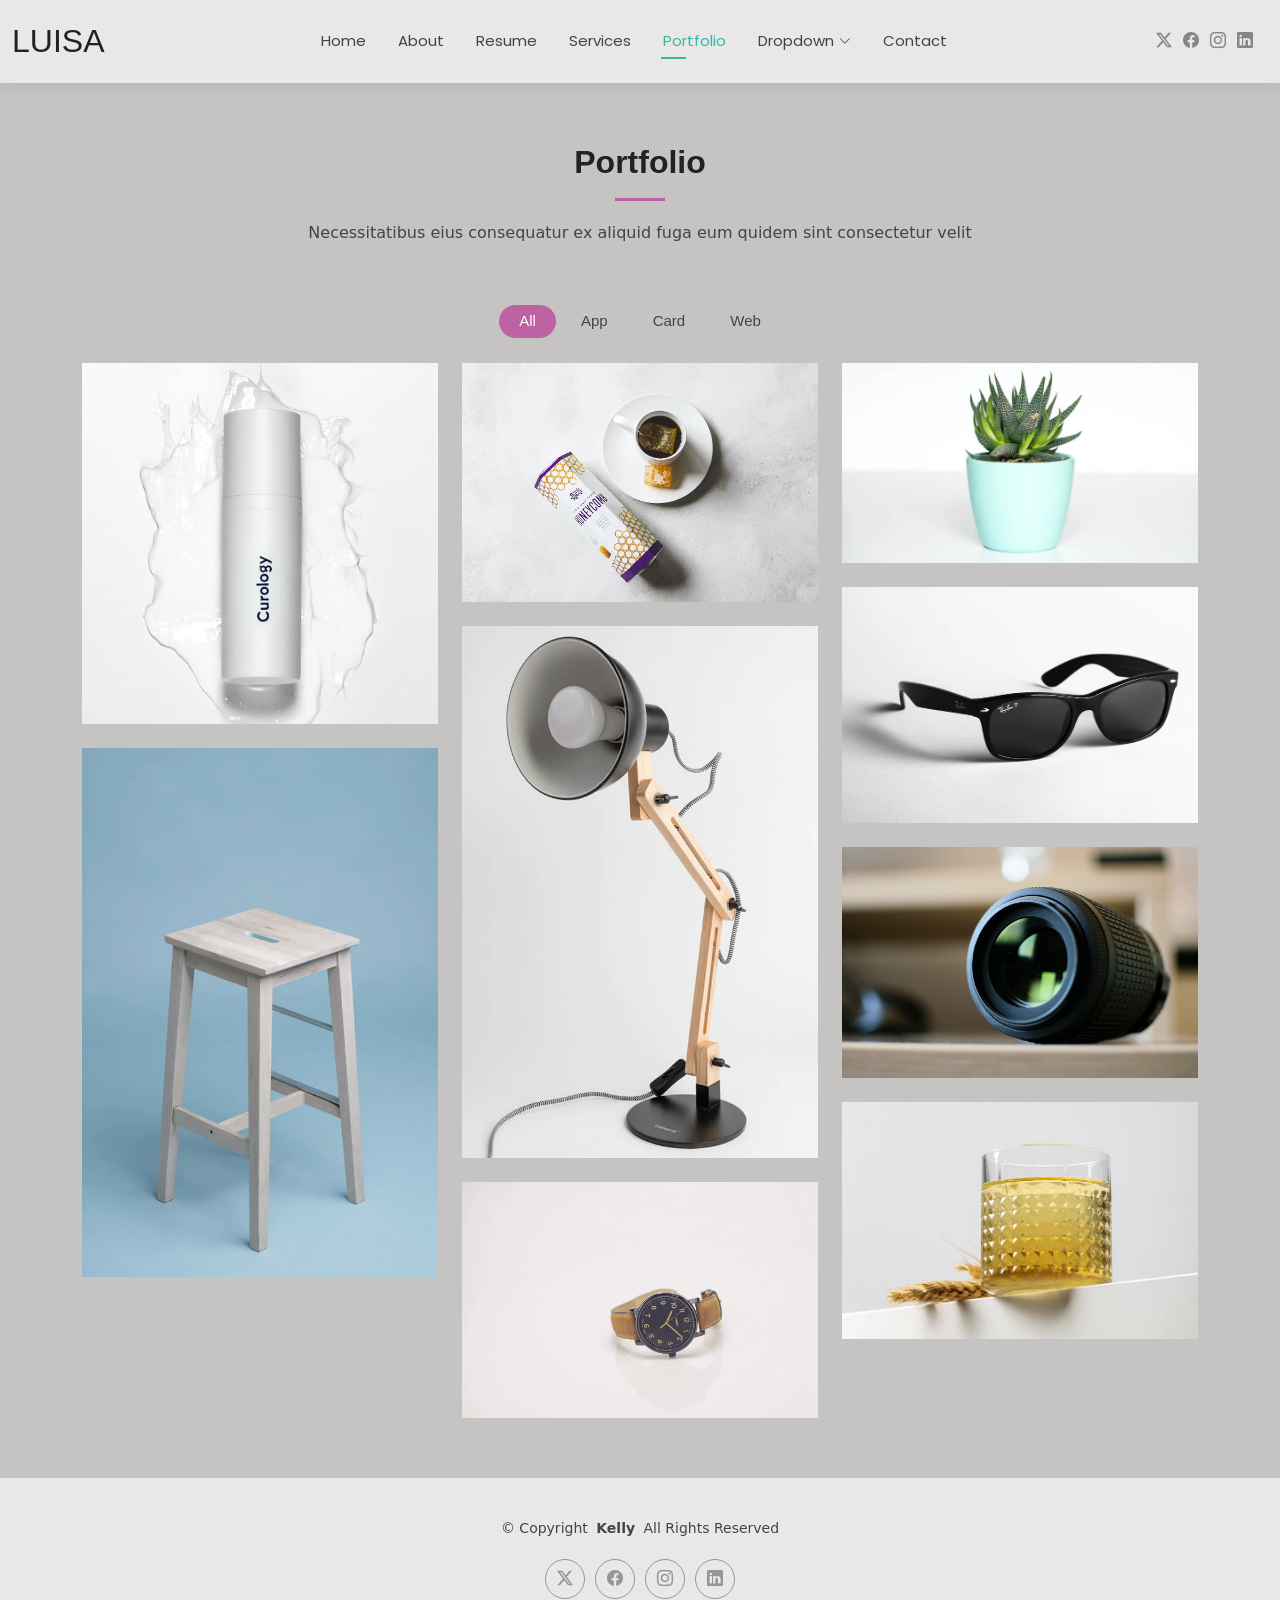
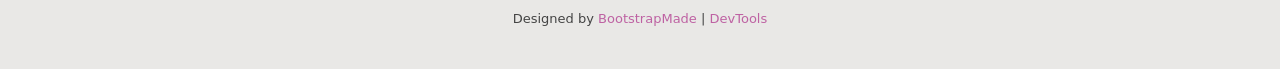
<file: portfolio.html>
<!DOCTYPE html>
<html lang="en">

<head>
  <meta charset="utf-8">
  <meta content="width=device-width, initial-scale=1.0" name="viewport">
  <title>Portfolio - Kelly Bootstrap Template</title>
  <meta name="description" content="">
  <meta name="keywords" content="">

  <!-- Favicons -->
  <link href="assets/img/favicon.png" rel="icon">
  <link href="assets/img/apple-touch-icon.png" rel="apple-touch-icon">

  <!-- Fonts -->
  <link href="https://fonts.googleapis.com" rel="preconnect">
  <link href="https://fonts.gstatic.com" rel="preconnect" crossorigin>
  <link href="https://fonts.googleapis.com/css2?family=Roboto:ital,wght@0,100;0,300;0,400;0,500;0,700;0,900;1,100;1,300;1,400;1,500;1,700;1,900&family=Poppins:ital,wght@0,100;0,200;0,300;0,400;0,500;0,600;0,700;0,800;0,900;1,100;1,200;1,300;1,400;1,500;1,600;1,700;1,800;1,900&family=Raleway:ital,wght@0,100;0,200;0,300;0,400;0,500;0,600;0,700;0,800;0,900;1,100;1,200;1,300;1,400;1,500;1,600;1,700;1,800;1,900&display=swap" rel="stylesheet">

  <!-- Vendor CSS Files -->
  <link href="assets/vendor/bootstrap/css/bootstrap.min.css" rel="stylesheet">
  <link href="assets/vendor/bootstrap-icons/bootstrap-icons.css" rel="stylesheet">
  <link href="assets/vendor/aos/aos.css" rel="stylesheet">
  <link href="assets/vendor/swiper/swiper-bundle.min.css" rel="stylesheet">
  <link href="assets/vendor/glightbox/css/glightbox.min.css" rel="stylesheet">

  <!-- Main CSS File -->
  <link href="assets/css/main.css" rel="stylesheet">

  <!-- =======================================================
  * Template Name: Kelly
  * Template URL: https://bootstrapmade.com/kelly-free-bootstrap-cv-resume-html-template/
  * Updated: Aug 07 2024 with Bootstrap v5.3.3
  * Author: BootstrapMade.com
  * License: https://bootstrapmade.com/license/
  ======================================================== -->
</head>

<body class="portfolio-page">

  <header id="header" class="header d-flex align-items-center light-background sticky-top">
    <div class="container-fluid position-relative d-flex align-items-center justify-content-between">

      <a href="index.html" class="logo d-flex align-items-center me-auto me-xl-0">
        <!-- Uncomment the line below if you also wish to use an image logo -->
        <!-- <img src="assets/img/logo.png" alt=""> -->
        <h1 class="sitename">LUISA</h1>
      </a>

      <nav id="navmenu" class="navmenu">
        <ul>
          <li><a href="index.html">Home</a></li>
          <li><a href="about.html">About</a></li>
          <li><a href="resume.html">Resume</a></li>
          <li><a href="services.html">Services</a></li>
          <li><a href="portfolio.html" class="active">Portfolio</a></li>
          <li class="dropdown"><a href="#"><span>Dropdown</span> <i class="bi bi-chevron-down toggle-dropdown"></i></a>
            <ul>
              <li><a href="#">Dropdown 1</a></li>
              <li class="dropdown"><a href="#"><span>Deep Dropdown</span> <i class="bi bi-chevron-down toggle-dropdown"></i></a>
                <ul>
                  <li><a href="#">Deep Dropdown 1</a></li>
                  <li><a href="#">Deep Dropdown 2</a></li>
                  <li><a href="#">Deep Dropdown 3</a></li>
                  <li><a href="#">Deep Dropdown 4</a></li>
                  <li><a href="#">Deep Dropdown 5</a></li>
                </ul>
              </li>
              <li><a href="#">Dropdown 2</a></li>
              <li><a href="#">Dropdown 3</a></li>
              <li><a href="#">Dropdown 4</a></li>
            </ul>
          </li>
          <li><a href="contact.html">Contact</a></li>
        </ul>
        <i class="mobile-nav-toggle d-xl-none bi bi-list"></i>
      </nav>

      <div class="header-social-links">
        <a href="#" class="twitter"><i class="bi bi-twitter-x"></i></a>
        <a href="#" class="facebook"><i class="bi bi-facebook"></i></a>
        <a href="#" class="instagram"><i class="bi bi-instagram"></i></a>
        <a href="#" class="linkedin"><i class="bi bi-linkedin"></i></a>
      </div>

    </div>
  </header>

  <main class="main">

    <!-- Portfolio Section -->
    <section id="portfolio" class="portfolio section">

      <!-- Section Title -->
      <div class="container section-title" data-aos="fade-up">
        <h2>Portfolio</h2>
        <p>Necessitatibus eius consequatur ex aliquid fuga eum quidem sint consectetur velit</p>
      </div><!-- End Section Title -->

      <div class="container">

        <div class="isotope-layout" data-default-filter="*" data-layout="masonry" data-sort="original-order">

          <ul class="portfolio-filters isotope-filters" data-aos="fade-up" data-aos-delay="100">
            <li data-filter="*" class="filter-active">All</li>
            <li data-filter=".filter-app">App</li>
            <li data-filter=".filter-product">Card</li>
            <li data-filter=".filter-branding">Web</li>
          </ul><!-- End Portfolio Filters -->

          <div class="row gy-4 isotope-container" data-aos="fade-up" data-aos-delay="200">

            <div class="col-lg-4 col-md-6 portfolio-item isotope-item filter-app">
              <img src="assets/img/masonry-portfolio/masonry-portfolio-1.jpg" class="img-fluid" alt="">
              <div class="portfolio-info">
                <h4>App 1</h4>
                <p>Lorem ipsum, dolor sit</p>
                <a href="assets/img/masonry-portfolio/masonry-portfolio-1.jpg" title="App 1" data-gallery="portfolio-gallery-app" class="glightbox preview-link"><i class="bi bi-zoom-in"></i></a>
                <a href="portfolio-details.html" title="More Details" class="details-link"><i class="bi bi-link-45deg"></i></a>
              </div>
            </div><!-- End Portfolio Item -->

            <div class="col-lg-4 col-md-6 portfolio-item isotope-item filter-product">
              <img src="assets/img/masonry-portfolio/masonry-portfolio-2.jpg" class="img-fluid" alt="">
              <div class="portfolio-info">
                <h4>Product 1</h4>
                <p>Lorem ipsum, dolor sit</p>
                <a href="assets/img/masonry-portfolio/masonry-portfolio-2.jpg" title="Product 1" data-gallery="portfolio-gallery-product" class="glightbox preview-link"><i class="bi bi-zoom-in"></i></a>
                <a href="portfolio-details.html" title="More Details" class="details-link"><i class="bi bi-link-45deg"></i></a>
              </div>
            </div><!-- End Portfolio Item -->

            <div class="col-lg-4 col-md-6 portfolio-item isotope-item filter-branding">
              <img src="assets/img/masonry-portfolio/masonry-portfolio-3.jpg" class="img-fluid" alt="">
              <div class="portfolio-info">
                <h4>Branding 1</h4>
                <p>Lorem ipsum, dolor sit</p>
                <a href="assets/img/masonry-portfolio/masonry-portfolio-3.jpg" title="Branding 1" data-gallery="portfolio-gallery-branding" class="glightbox preview-link"><i class="bi bi-zoom-in"></i></a>
                <a href="portfolio-details.html" title="More Details" class="details-link"><i class="bi bi-link-45deg"></i></a>
              </div>
            </div><!-- End Portfolio Item -->

            <div class="col-lg-4 col-md-6 portfolio-item isotope-item filter-app">
              <img src="assets/img/masonry-portfolio/masonry-portfolio-4.jpg" class="img-fluid" alt="">
              <div class="portfolio-info">
                <h4>App 2</h4>
                <p>Lorem ipsum, dolor sit</p>
                <a href="assets/img/masonry-portfolio/masonry-portfolio-4.jpg" title="App 2" data-gallery="portfolio-gallery-app" class="glightbox preview-link"><i class="bi bi-zoom-in"></i></a>
                <a href="portfolio-details.html" title="More Details" class="details-link"><i class="bi bi-link-45deg"></i></a>
              </div>
            </div><!-- End Portfolio Item -->

            <div class="col-lg-4 col-md-6 portfolio-item isotope-item filter-product">
              <img src="assets/img/masonry-portfolio/masonry-portfolio-5.jpg" class="img-fluid" alt="">
              <div class="portfolio-info">
                <h4>Product 2</h4>
                <p>Lorem ipsum, dolor sit</p>
                <a href="assets/img/masonry-portfolio/masonry-portfolio-5.jpg" title="Product 2" data-gallery="portfolio-gallery-product" class="glightbox preview-link"><i class="bi bi-zoom-in"></i></a>
                <a href="portfolio-details.html" title="More Details" class="details-link"><i class="bi bi-link-45deg"></i></a>
              </div>
            </div><!-- End Portfolio Item -->

            <div class="col-lg-4 col-md-6 portfolio-item isotope-item filter-branding">
              <img src="assets/img/masonry-portfolio/masonry-portfolio-6.jpg" class="img-fluid" alt="">
              <div class="portfolio-info">
                <h4>Branding 2</h4>
                <p>Lorem ipsum, dolor sit</p>
                <a href="assets/img/masonry-portfolio/masonry-portfolio-6.jpg" title="Branding 2" data-gallery="portfolio-gallery-branding" class="glightbox preview-link"><i class="bi bi-zoom-in"></i></a>
                <a href="portfolio-details.html" title="More Details" class="details-link"><i class="bi bi-link-45deg"></i></a>
              </div>
            </div><!-- End Portfolio Item -->

            <div class="col-lg-4 col-md-6 portfolio-item isotope-item filter-app">
              <img src="assets/img/masonry-portfolio/masonry-portfolio-7.jpg" class="img-fluid" alt="">
              <div class="portfolio-info">
                <h4>App 3</h4>
                <p>Lorem ipsum, dolor sit</p>
                <a href="assets/img/masonry-portfolio/masonry-portfolio-7.jpg" title="App 3" data-gallery="portfolio-gallery-app" class="glightbox preview-link"><i class="bi bi-zoom-in"></i></a>
                <a href="portfolio-details.html" title="More Details" class="details-link"><i class="bi bi-link-45deg"></i></a>
              </div>
            </div><!-- End Portfolio Item -->

            <div class="col-lg-4 col-md-6 portfolio-item isotope-item filter-product">
              <img src="assets/img/masonry-portfolio/masonry-portfolio-8.jpg" class="img-fluid" alt="">
              <div class="portfolio-info">
                <h4>Product 3</h4>
                <p>Lorem ipsum, dolor sit</p>
                <a href="assets/img/masonry-portfolio/masonry-portfolio-8.jpg" title="Product 3" data-gallery="portfolio-gallery-product" class="glightbox preview-link"><i class="bi bi-zoom-in"></i></a>
                <a href="portfolio-details.html" title="More Details" class="details-link"><i class="bi bi-link-45deg"></i></a>
              </div>
            </div><!-- End Portfolio Item -->

            <div class="col-lg-4 col-md-6 portfolio-item isotope-item filter-branding">
              <img src="assets/img/masonry-portfolio/masonry-portfolio-9.jpg" class="img-fluid" alt="">
              <div class="portfolio-info">
                <h4>Branding 3</h4>
                <p>Lorem ipsum, dolor sit</p>
                <a href="assets/img/masonry-portfolio/masonry-portfolio-9.jpg" title="Branding 2" data-gallery="portfolio-gallery-branding" class="glightbox preview-link"><i class="bi bi-zoom-in"></i></a>
                <a href="portfolio-details.html" title="More Details" class="details-link"><i class="bi bi-link-45deg"></i></a>
              </div>
            </div><!-- End Portfolio Item -->

          </div><!-- End Portfolio Container -->

        </div>

      </div>

    </section><!-- /Portfolio Section -->

  </main>

  <footer id="footer" class="footer light-background">

    <div class="container">
      <div class="copyright text-center ">
        <p>© <span>Copyright</span> <strong class="px-1 sitename">Kelly</strong> <span>All Rights Reserved<br></span></p>
      </div>
      <div class="social-links d-flex justify-content-center">
        <a href=""><i class="bi bi-twitter-x"></i></a>
        <a href=""><i class="bi bi-facebook"></i></a>
        <a href=""><i class="bi bi-instagram"></i></a>
        <a href=""><i class="bi bi-linkedin"></i></a>
      </div>
      <div class="credits">
        <!-- All the links in the footer should remain intact. -->
        <!-- You can delete the links only if you've purchased the pro version. -->
        <!-- Licensing information: https://bootstrapmade.com/license/ -->
        <!-- Purchase the pro version with working PHP/AJAX contact form: [buy-url] -->
        Designed by <a href="https://bootstrapmade.com/">BootstrapMade</a> | <a href="https://bootstrapmade.com/tools/">DevTools</a>
      </div>
    </div>

  </footer>

  <!-- Scroll Top -->
  <a href="#" id="scroll-top" class="scroll-top d-flex align-items-center justify-content-center"><i class="bi bi-arrow-up-short"></i></a>

  <!-- Preloader -->
  <div id="preloader"></div>

  <!-- Vendor JS Files -->
  <script src="assets/vendor/bootstrap/js/bootstrap.bundle.min.js"></script>
  <script src="assets/vendor/php-email-form/validate.js"></script>
  <script src="assets/vendor/aos/aos.js"></script>
  <script src="assets/vendor/waypoints/noframework.waypoints.js"></script>
  <script src="assets/vendor/purecounter/purecounter_vanilla.js"></script>
  <script src="assets/vendor/swiper/swiper-bundle.min.js"></script>
  <script src="assets/vendor/glightbox/js/glightbox.min.js"></script>
  <script src="assets/vendor/imagesloaded/imagesloaded.pkgd.min.js"></script>
  <script src="assets/vendor/isotope-layout/isotope.pkgd.min.js"></script>

  <!-- Main JS File -->
  <script src="assets/js/main.js"></script>

</body>

</html>
</file>
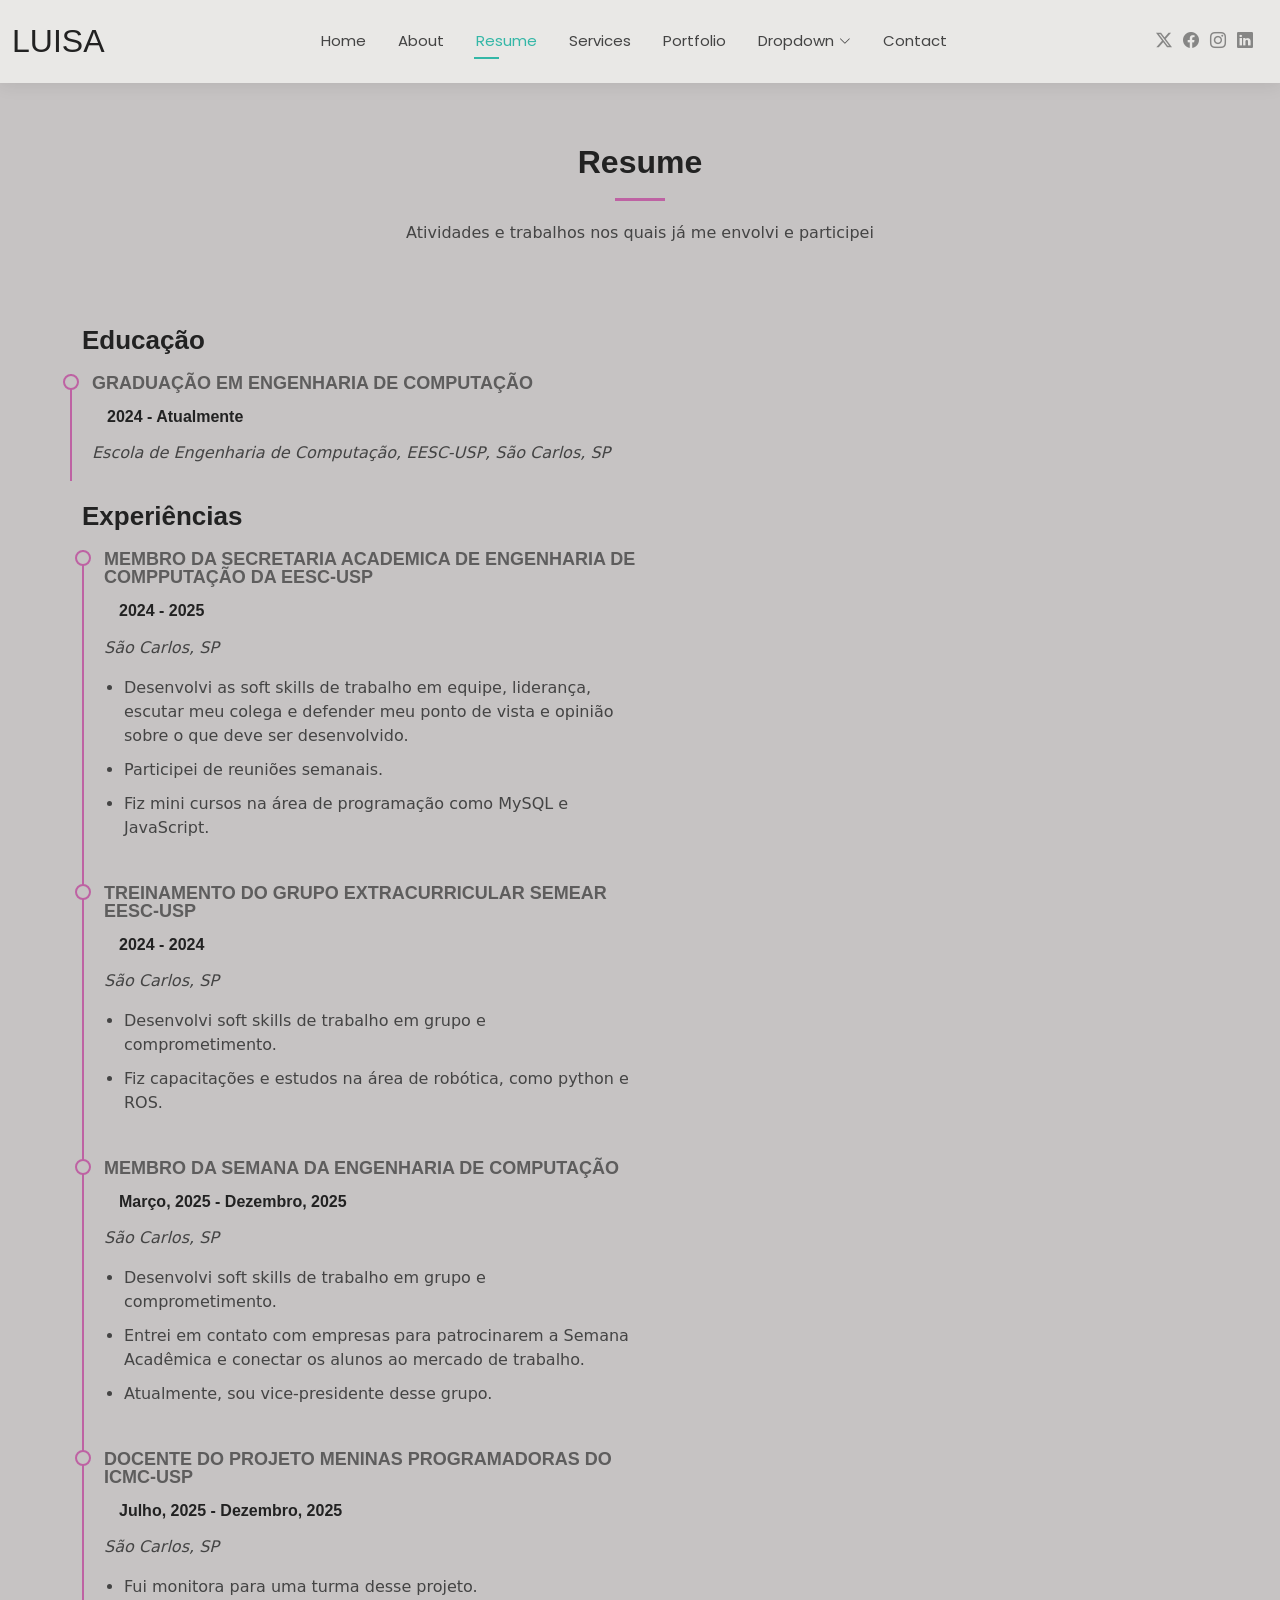
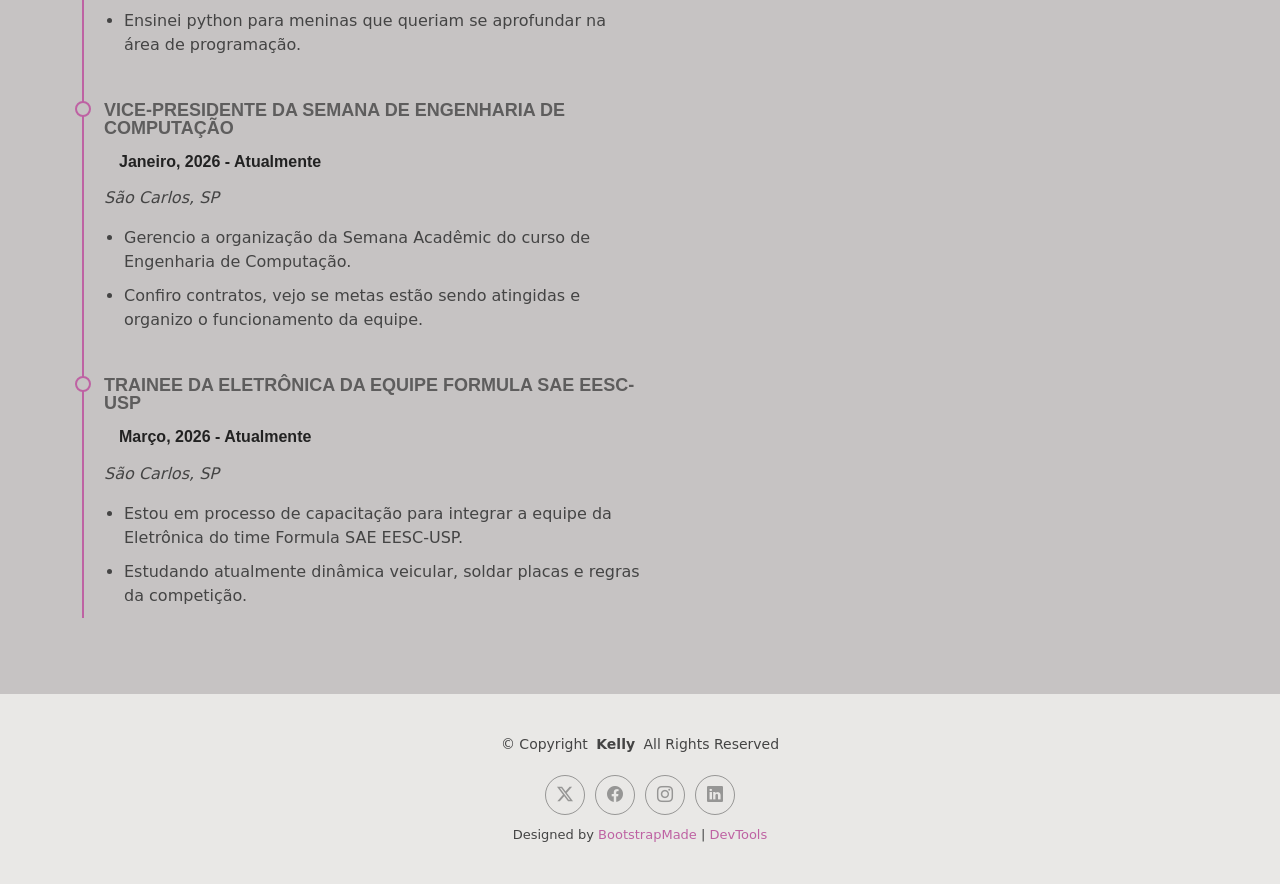
<file: resume.html>
<!DOCTYPE html>
<html lang="en">

<head>
  <meta charset="utf-8">
  <meta content="width=device-width, initial-scale=1.0" name="viewport">
  <title>Resume - Kelly Bootstrap Template</title>
  <meta name="description" content="">
  <meta name="keywords" content="">

  <!-- Favicons -->
  <link href="assets/img/favicon.png" rel="icon">
  <link href="assets/img/apple-touch-icon.png" rel="apple-touch-icon">

  <!-- Fonts -->
  <link href="https://fonts.googleapis.com" rel="preconnect">
  <link href="https://fonts.gstatic.com" rel="preconnect" crossorigin>
  <link href="https://fonts.googleapis.com/css2?family=Roboto:ital,wght@0,100;0,300;0,400;0,500;0,700;0,900;1,100;1,300;1,400;1,500;1,700;1,900&family=Poppins:ital,wght@0,100;0,200;0,300;0,400;0,500;0,600;0,700;0,800;0,900;1,100;1,200;1,300;1,400;1,500;1,600;1,700;1,800;1,900&family=Raleway:ital,wght@0,100;0,200;0,300;0,400;0,500;0,600;0,700;0,800;0,900;1,100;1,200;1,300;1,400;1,500;1,600;1,700;1,800;1,900&display=swap" rel="stylesheet">

  <!-- Vendor CSS Files -->
  <link href="assets/vendor/bootstrap/css/bootstrap.min.css" rel="stylesheet">
  <link href="assets/vendor/bootstrap-icons/bootstrap-icons.css" rel="stylesheet">
  <link href="assets/vendor/aos/aos.css" rel="stylesheet">
  <link href="assets/vendor/swiper/swiper-bundle.min.css" rel="stylesheet">
  <link href="assets/vendor/glightbox/css/glightbox.min.css" rel="stylesheet">

  <!-- Main CSS File -->
  <link href="assets/css/main.css" rel="stylesheet">

  <!-- =======================================================
  * Template Name: Kelly
  * Template URL: https://bootstrapmade.com/kelly-free-bootstrap-cv-resume-html-template/
  * Updated: Aug 07 2024 with Bootstrap v5.3.3
  * Author: BootstrapMade.com
  * License: https://bootstrapmade.com/license/
  ======================================================== -->
</head>

<body class="resume-page">

  <header id="header" class="header d-flex align-items-center light-background sticky-top">
    <div class="container-fluid position-relative d-flex align-items-center justify-content-between">

      <a href="index.html" class="logo d-flex align-items-center me-auto me-xl-0">
        <!-- Uncomment the line below if you also wish to use an image logo -->
        <!-- <img src="assets/img/logo.png" alt=""> -->
        <h1 class="sitename">LUISA</h1>
      </a>

      <nav id="navmenu" class="navmenu">
        <ul>
          <li><a href="index.html">Home</a></li>
          <li><a href="about.html">About</a></li>
          <li><a href="resume.html" class="active">Resume</a></li>
          <li><a href="services.html">Services</a></li>
          <li><a href="portfolio.html">Portfolio</a></li>
          <li class="dropdown"><a href="#"><span>Dropdown</span> <i class="bi bi-chevron-down toggle-dropdown"></i></a>
            <ul>
              <li><a href="#">Dropdown 1</a></li>
              <li class="dropdown"><a href="#"><span>Deep Dropdown</span> <i class="bi bi-chevron-down toggle-dropdown"></i></a>
                <ul>
                  <li><a href="#">Deep Dropdown 1</a></li>
                  <li><a href="#">Deep Dropdown 2</a></li>
                  <li><a href="#">Deep Dropdown 3</a></li>
                  <li><a href="#">Deep Dropdown 4</a></li>
                  <li><a href="#">Deep Dropdown 5</a></li>
                </ul>
              </li>
              <li><a href="#">Dropdown 2</a></li>
              <li><a href="#">Dropdown 3</a></li>
              <li><a href="#">Dropdown 4</a></li>
            </ul>
          </li>
          <li><a href="contact.html">Contact</a></li>
        </ul>
        <i class="mobile-nav-toggle d-xl-none bi bi-list"></i>
      </nav>

      <div class="header-social-links">
        <a href="#" class="twitter"><i class="bi bi-twitter-x"></i></a>
        <a href="#" class="facebook"><i class="bi bi-facebook"></i></a>
        <a href="#" class="instagram"><i class="bi bi-instagram"></i></a>
        <a href="#" class="linkedin"><i class="bi bi-linkedin"></i></a>
      </div>

    </div>
  </header>

  <main class="main">

    <!-- Resume Section -->
    <section id="resume" class="resume section">

      <!-- Section Title -->
      <div class="container section-title" data-aos="fade-up">
        <h2>Resume</h2>
        <p>Atividades e trabalhos nos quais já me envolvi e participei</p>
      </div><!-- End Section Title -->

      <div class="container">

        <div class="row">

            <h3 class="resume-title">Educação</h3>
            <div class="resume-item">
              <h4>Graduação em Engenharia de Computação</h4>
              <h5> 2024 - Atualmente </h5>
              <p><em>Escola de Engenharia de Computação, EESC-USP, São Carlos, SP</em></p>
            </div><!-- Edn Resume Item -->

          </div>

          <div class="col-lg-6" data-aos="fade-up" data-aos-delay="200">
            <h3 class="resume-title">Experiências</h3>
            <div class="resume-item">
              <h4>Membro da Secretaria Academica de Engenharia de Compputação da EESC-USP</h4>
              <h5> 2024 - 2025 </h5>
              <p><em> São Carlos, SP </em></p>
              <ul>
                <li>Desenvolvi as soft skills de trabalho em equipe, liderança, escutar meu colega e defender meu ponto de vista e opinião sobre o que deve ser desenvolvido.</li>
                <li>Participei de reuniões semanais.</li>
                <li>Fiz mini cursos na área de programação como MySQL e JavaScript.</li>
              </ul>
            </div><!-- Edn Resume Item -->

            <div class="resume-item">
              <h4>Treinamento do grupo extracurricular SEMEAR EESC-USP</h4>
              <h5> 2024 - 2024 </h5>
              <p><em> São Carlos, SP </em></p>
              <ul>
                <li>Desenvolvi soft skills de trabalho em grupo e comprometimento.</li>
                <li>Fiz capacitações e estudos na área de robótica, como python e ROS.</li>
              </ul>
            </div><!-- Edn Resume Item -->

            <div class="resume-item">
              <h4>Membro da Semana da Engenharia de Computação</h4>
              <h5> Março, 2025 - Dezembro, 2025 </h5>
              <p><em> São Carlos, SP </em></p>
              <ul>
                <li>Desenvolvi soft skills de trabalho em grupo e comprometimento.</li>
                <li>Entrei em contato com empresas para patrocinarem a Semana Acadêmica e conectar os alunos ao mercado de trabalho.</li>
                <li>Atualmente, sou vice-presidente desse grupo.</li>
              </ul>
            </div><!-- Edn Resume Item -->

            <div class="resume-item">
              <h4>Docente do projeto Meninas Programadoras do ICMC-USP</h4>
              <h5> Julho, 2025 - Dezembro, 2025 </h5>
              <p><em> São Carlos, SP </em></p>
              <ul>
                <li>Fui monitora para uma turma desse projeto.</li>
                <li>Ensinei python para meninas que queriam se aprofundar na área de programação.</li>
              </ul>
            </div><!-- Edn Resume Item -->

            <div class="resume-item">
              <h4>Vice-Presidente da Semana de Engenharia de Computação</h4>
              <h5> Janeiro, 2026 - Atualmente </h5>
              <p><em> São Carlos, SP </em></p>
              <ul>
                <li>Gerencio a organização da Semana Acadêmic do curso de Engenharia de Computação.</li>
                <li>Confiro contratos, vejo se metas estão sendo atingidas e organizo o funcionamento da equipe.</li>
              </ul>
            </div><!-- Edn Resume Item -->

            <div class="resume-item">
              <h4> Trainee da Eletrônica da equipe Formula SAE EESC-USP</h4>
              <h5> Março, 2026 - Atualmente </h5>
              <p><em> São Carlos, SP </em></p>
              <ul>
                <li>Estou em processo de capacitação para integrar a equipe da Eletrônica do time Formula SAE EESC-USP.</li>
                <li>Estudando atualmente dinâmica veicular, soldar placas e regras da competição. </li>
              </ul>
            </div><!-- Edn Resume Item -->

          </div>

        </div>

      </div>

    </section><!-- /Resume Section -->

  </main>

  <footer id="footer" class="footer light-background">

    <div class="container">
      <div class="copyright text-center ">
        <p>© <span>Copyright</span> <strong class="px-1 sitename">Kelly</strong> <span>All Rights Reserved<br></span></p>
      </div>
      <div class="social-links d-flex justify-content-center">
        <a href=""><i class="bi bi-twitter-x"></i></a>
        <a href=""><i class="bi bi-facebook"></i></a>
        <a href=""><i class="bi bi-instagram"></i></a>
        <a href=""><i class="bi bi-linkedin"></i></a>
      </div>
      <div class="credits">
        <!-- All the links in the footer should remain intact. -->
        <!-- You can delete the links only if you've purchased the pro version. -->
        <!-- Licensing information: https://bootstrapmade.com/license/ -->
        <!-- Purchase the pro version with working PHP/AJAX contact form: [buy-url] -->
        Designed by <a href="https://bootstrapmade.com/">BootstrapMade</a> | <a href="https://bootstrapmade.com/tools/">DevTools</a>
      </div>
    </div>

  </footer>

  <!-- Scroll Top -->
  <a href="#" id="scroll-top" class="scroll-top d-flex align-items-center justify-content-center"><i class="bi bi-arrow-up-short"></i></a>

  <!-- Preloader -->
  <div id="preloader"></div>

  <!-- Vendor JS Files -->
  <script src="assets/vendor/bootstrap/js/bootstrap.bundle.min.js"></script>
  <script src="assets/vendor/php-email-form/validate.js"></script>
  <script src="assets/vendor/aos/aos.js"></script>
  <script src="assets/vendor/waypoints/noframework.waypoints.js"></script>
  <script src="assets/vendor/purecounter/purecounter_vanilla.js"></script>
  <script src="assets/vendor/swiper/swiper-bundle.min.js"></script>
  <script src="assets/vendor/glightbox/js/glightbox.min.js"></script>
  <script src="assets/vendor/imagesloaded/imagesloaded.pkgd.min.js"></script>
  <script src="assets/vendor/isotope-layout/isotope.pkgd.min.js"></script>

  <!-- Main JS File -->
  <script src="assets/js/main.js"></script>

</body>

</html>
</file>
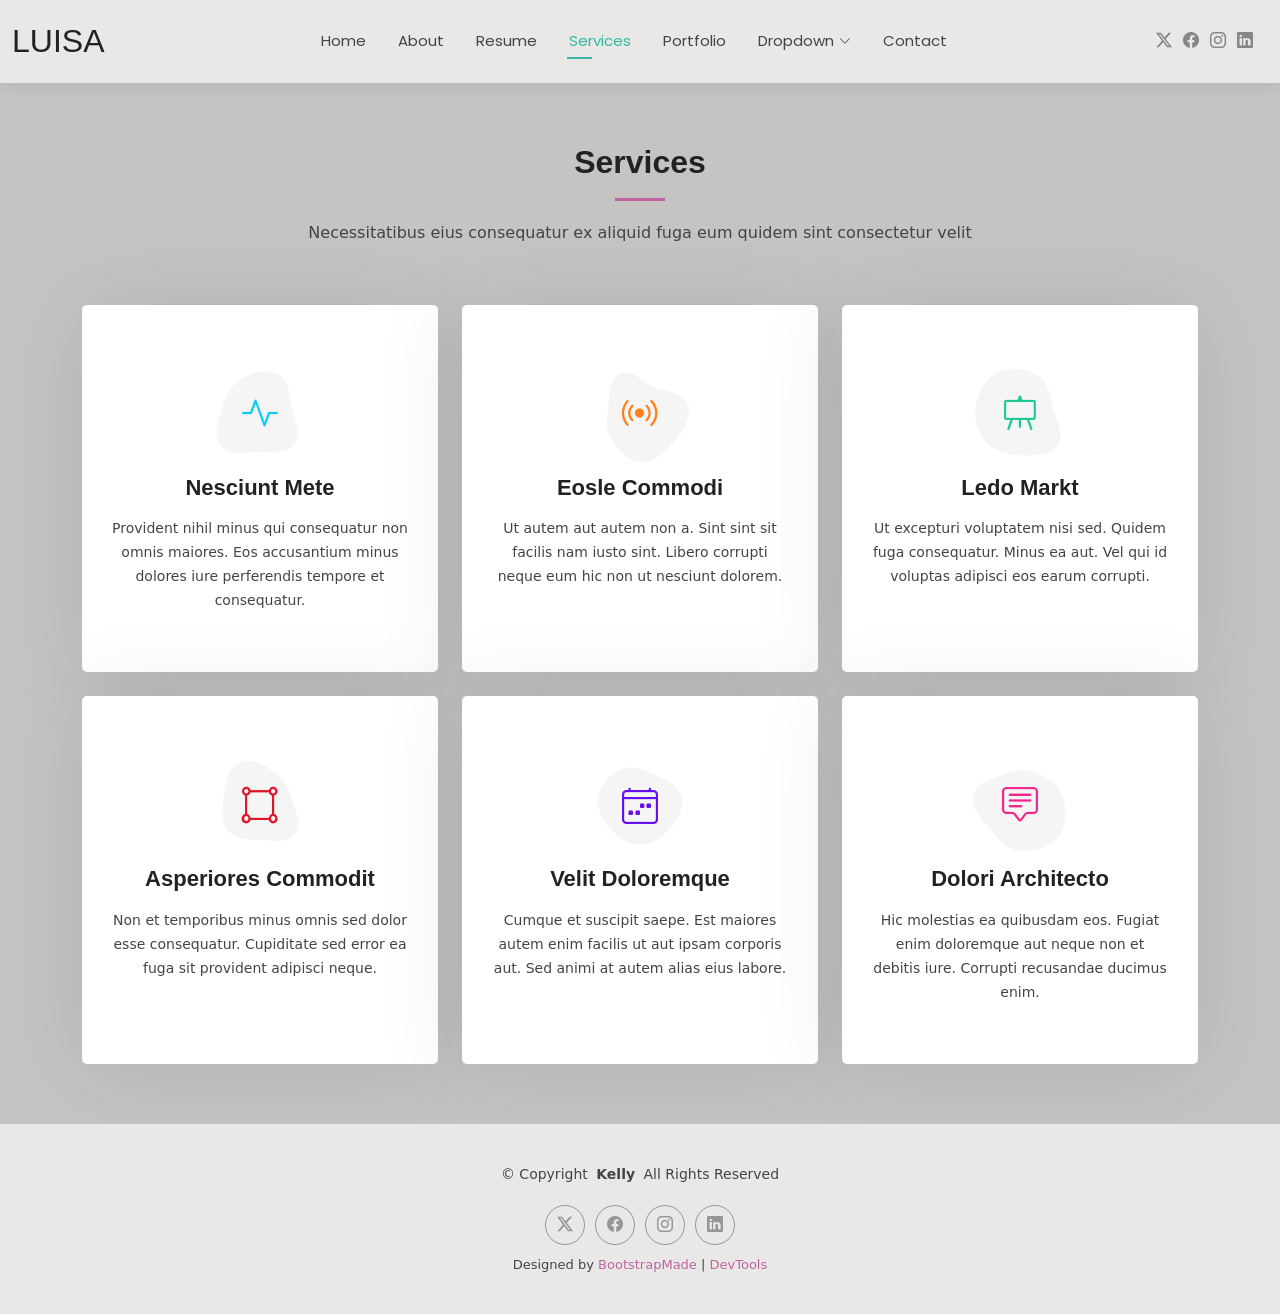
<file: services.html>
<!DOCTYPE html>
<html lang="en">

<head>
  <meta charset="utf-8">
  <meta content="width=device-width, initial-scale=1.0" name="viewport">
  <title>Services - Kelly Bootstrap Template</title>
  <meta name="description" content="">
  <meta name="keywords" content="">

  <!-- Favicons -->
  <link href="assets/img/favicon.png" rel="icon">
  <link href="assets/img/apple-touch-icon.png" rel="apple-touch-icon">

  <!-- Fonts -->
  <link href="https://fonts.googleapis.com" rel="preconnect">
  <link href="https://fonts.gstatic.com" rel="preconnect" crossorigin>
  <link href="https://fonts.googleapis.com/css2?family=Roboto:ital,wght@0,100;0,300;0,400;0,500;0,700;0,900;1,100;1,300;1,400;1,500;1,700;1,900&family=Poppins:ital,wght@0,100;0,200;0,300;0,400;0,500;0,600;0,700;0,800;0,900;1,100;1,200;1,300;1,400;1,500;1,600;1,700;1,800;1,900&family=Raleway:ital,wght@0,100;0,200;0,300;0,400;0,500;0,600;0,700;0,800;0,900;1,100;1,200;1,300;1,400;1,500;1,600;1,700;1,800;1,900&display=swap" rel="stylesheet">

  <!-- Vendor CSS Files -->
  <link href="assets/vendor/bootstrap/css/bootstrap.min.css" rel="stylesheet">
  <link href="assets/vendor/bootstrap-icons/bootstrap-icons.css" rel="stylesheet">
  <link href="assets/vendor/aos/aos.css" rel="stylesheet">
  <link href="assets/vendor/swiper/swiper-bundle.min.css" rel="stylesheet">
  <link href="assets/vendor/glightbox/css/glightbox.min.css" rel="stylesheet">

  <!-- Main CSS File -->
  <link href="assets/css/main.css" rel="stylesheet">

  <!-- =======================================================
  * Template Name: Kelly
  * Template URL: https://bootstrapmade.com/kelly-free-bootstrap-cv-resume-html-template/
  * Updated: Aug 07 2024 with Bootstrap v5.3.3
  * Author: BootstrapMade.com
  * License: https://bootstrapmade.com/license/
  ======================================================== -->
</head>

<body class="services-page">

  <header id="header" class="header d-flex align-items-center light-background sticky-top">
    <div class="container-fluid position-relative d-flex align-items-center justify-content-between">

      <a href="index.html" class="logo d-flex align-items-center me-auto me-xl-0">
        <!-- Uncomment the line below if you also wish to use an image logo -->
        <!-- <img src="assets/img/logo.png" alt=""> -->
        <h1 class="sitename">LUISA</h1>
      </a>

      <nav id="navmenu" class="navmenu">
        <ul>
          <li><a href="index.html">Home</a></li>
          <li><a href="about.html">About</a></li>
          <li><a href="resume.html">Resume</a></li>
          <li><a href="services.html" class="active">Services</a></li>
          <li><a href="portfolio.html">Portfolio</a></li>
          <li class="dropdown"><a href="#"><span>Dropdown</span> <i class="bi bi-chevron-down toggle-dropdown"></i></a>
            <ul>
              <li><a href="#">Dropdown 1</a></li>
              <li class="dropdown"><a href="#"><span>Deep Dropdown</span> <i class="bi bi-chevron-down toggle-dropdown"></i></a>
                <ul>
                  <li><a href="#">Deep Dropdown 1</a></li>
                  <li><a href="#">Deep Dropdown 2</a></li>
                  <li><a href="#">Deep Dropdown 3</a></li>
                  <li><a href="#">Deep Dropdown 4</a></li>
                  <li><a href="#">Deep Dropdown 5</a></li>
                </ul>
              </li>
              <li><a href="#">Dropdown 2</a></li>
              <li><a href="#">Dropdown 3</a></li>
              <li><a href="#">Dropdown 4</a></li>
            </ul>
          </li>
          <li><a href="contact.html">Contact</a></li>
        </ul>
        <i class="mobile-nav-toggle d-xl-none bi bi-list"></i>
      </nav>

      <div class="header-social-links">
        <a href="#" class="twitter"><i class="bi bi-twitter-x"></i></a>
        <a href="#" class="facebook"><i class="bi bi-facebook"></i></a>
        <a href="#" class="instagram"><i class="bi bi-instagram"></i></a>
        <a href="#" class="linkedin"><i class="bi bi-linkedin"></i></a>
      </div>

    </div>
  </header>

  <main class="main">

    <!-- Services Section -->
    <section id="services" class="services section">

      <!-- Section Title -->
      <div class="container section-title" data-aos="fade-up">
        <h2>Services</h2>
        <p>Necessitatibus eius consequatur ex aliquid fuga eum quidem sint consectetur velit</p>
      </div><!-- End Section Title -->

      <div class="container">

        <div class="row gy-4">

          <div class="col-lg-4 col-md-6" data-aos="fade-up" data-aos-delay="100">
            <div class="service-item item-cyan position-relative">
              <div class="icon">
                <svg width="100" height="100" viewBox="0 0 600 600" xmlns="http://www.w3.org/2000/svg">
                  <path stroke="none" stroke-width="0" fill="#f5f5f5" d="M300,521.0016835830174C376.1290562159157,517.8887921683347,466.0731472004068,529.7835943286574,510.70327084640275,468.03025145048787C554.3714126377745,407.6079735673963,508.03601936045806,328.9844924480964,491.2728898941984,256.3432110539036C474.5976632858925,184.082847569629,479.9380746630129,96.60480741107993,416.23090153303,58.64404602377083C348.86323505073057,18.502131276798302,261.93793281208167,40.57373210992963,193.5410806939664,78.93577620505333C130.42746243093433,114.334589627462,98.30271207620316,179.96522072025542,76.75703585869454,249.04625023123273C51.97151888228291,328.5150500222984,13.704378332031375,421.85034740162234,66.52175969318436,486.19268352777647C119.04800174914682,550.1803526380478,217.28368757567262,524.383925680826,300,521.0016835830174"></path>
                </svg>
                <i class="bi bi-activity"></i>
              </div>
              <a href="#" class="stretched-link">
                <h3>Nesciunt Mete</h3>
              </a>
              <p>Provident nihil minus qui consequatur non omnis maiores. Eos accusantium minus dolores iure perferendis tempore et consequatur.</p>
            </div>
          </div><!-- End Service Item -->

          <div class="col-lg-4 col-md-6" data-aos="fade-up" data-aos-delay="200">
            <div class="service-item item-orange position-relative">
              <div class="icon">
                <svg width="100" height="100" viewBox="0 0 600 600" xmlns="http://www.w3.org/2000/svg">
                  <path stroke="none" stroke-width="0" fill="#f5f5f5" d="M300,582.0697525312426C382.5290701553225,586.8405444964366,449.9789794690241,525.3245884688669,502.5850820975895,461.55621195738473C556.606425686781,396.0723002908107,615.8543463187945,314.28637112970534,586.6730223649479,234.56875336149918C558.9533121215079,158.8439757836574,454.9685369536778,164.00468322053177,381.49747125262974,130.76875717737553C312.15926192815925,99.40240125094834,248.97055460311594,18.661163978235184,179.8680185752513,50.54337015887873C110.5421016452524,82.52863877960104,119.82277516462835,180.83849132639028,109.12597500060166,256.43424936330496C100.08760227029461,320.3096726198365,92.17705696193138,384.0621239912766,124.79988738764834,439.7174275375508C164.83382741302287,508.01625554203684,220.96474134820875,577.5009287672846,300,582.0697525312426"></path>
                </svg>
                <i class="bi bi-broadcast"></i>
              </div>
              <a href="#" class="stretched-link">
                <h3>Eosle Commodi</h3>
              </a>
              <p>Ut autem aut autem non a. Sint sint sit facilis nam iusto sint. Libero corrupti neque eum hic non ut nesciunt dolorem.</p>
            </div>
          </div><!-- End Service Item -->

          <div class="col-lg-4 col-md-6" data-aos="fade-up" data-aos-delay="300">
            <div class="service-item item-teal position-relative">
              <div class="icon">
                <svg width="100" height="100" viewBox="0 0 600 600" xmlns="http://www.w3.org/2000/svg">
                  <path stroke="none" stroke-width="0" fill="#f5f5f5" d="M300,541.5067337569781C382.14930387511276,545.0595476570109,479.8736841581634,548.3450877840088,526.4010558755058,480.5488172755941C571.5218469581645,414.80211281144784,517.5187510058486,332.0715597781072,496.52539010469104,255.14436215662573C477.37192572678356,184.95920475031193,473.57363656557914,105.61284051026155,413.0603344069578,65.22779650032875C343.27470386102294,18.654635553484475,251.2091493199835,5.337323636656869,175.0934190732945,40.62881213300186C97.87086631185822,76.43348514350839,51.98124368387456,156.15599469081315,36.44837278890362,239.84606092416172C21.716077023791087,319.22268207091537,43.775223500013084,401.1760424656574,96.891909868211,461.97329694683043C147.22146801428983,519.5804099606455,223.5754009179313,538.201503339737,300,541.5067337569781"></path>
                </svg>
                <i class="bi bi-easel"></i>
              </div>
              <a href="#" class="stretched-link">
                <h3>Ledo Markt</h3>
              </a>
              <p>Ut excepturi voluptatem nisi sed. Quidem fuga consequatur. Minus ea aut. Vel qui id voluptas adipisci eos earum corrupti.</p>
            </div>
          </div><!-- End Service Item -->

          <div class="col-lg-4 col-md-6" data-aos="fade-up" data-aos-delay="400">
            <div class="service-item item-red position-relative">
              <div class="icon">
                <svg width="100" height="100" viewBox="0 0 600 600" xmlns="http://www.w3.org/2000/svg">
                  <path stroke="none" stroke-width="0" fill="#f5f5f5" d="M300,503.46388370962813C374.79870501325706,506.71871716319447,464.8034551963731,527.1746412648533,510.4981551193396,467.86667711651364C555.9287308511215,408.9015244558933,512.6030010748507,327.5744911775523,490.211057578863,256.5855673507754C471.097692560561,195.9906835881958,447.69079081568157,138.11976852964426,395.19560036434837,102.3242989838813C329.3053358748298,57.3949838291264,248.02791733380457,8.279543830951368,175.87071277845988,42.242879143198664C103.41431057327972,76.34704239035025,93.79494320519305,170.9812938413882,81.28167332365135,250.07896920659033C70.17666984294237,320.27484674793965,64.84698225790005,396.69656628748305,111.28512138212992,450.4950937839243C156.20124167950087,502.5303643271138,231.32542653798444,500.4755392045468,300,503.46388370962813"></path>
                </svg>
                <i class="bi bi-bounding-box-circles"></i>
              </div>
              <a href="#" class="stretched-link">
                <h3>Asperiores Commodit</h3>
              </a>
              <p>Non et temporibus minus omnis sed dolor esse consequatur. Cupiditate sed error ea fuga sit provident adipisci neque.</p>
              <a href="#" class="stretched-link"></a>
            </div>
          </div><!-- End Service Item -->

          <div class="col-lg-4 col-md-6" data-aos="fade-up" data-aos-delay="500">
            <div class="service-item item-indigo position-relative">
              <div class="icon">
                <svg width="100" height="100" viewBox="0 0 600 600" xmlns="http://www.w3.org/2000/svg">
                  <path stroke="none" stroke-width="0" fill="#f5f5f5" d="M300,532.3542879108572C369.38199826031484,532.3153073249985,429.10787420159085,491.63046689027357,474.5244479745417,439.17860296908856C522.8885846962883,383.3225815378663,569.1668002868075,314.3205725914397,550.7432151929288,242.7694973846089C532.6665558377875,172.5657663291529,456.2379748765914,142.6223662098291,390.3689995646985,112.34683881706744C326.66090330228417,83.06452184765237,258.84405631176094,53.51806209861945,193.32584062364296,78.48882559362697C121.61183558270385,105.82097193414197,62.805066853699245,167.19869350419734,48.57481801355237,242.6138429142374C34.843463184063346,315.3850353017275,76.69343916112496,383.4422959591041,125.22947124332185,439.3748458443577C170.7312796277747,491.8107796887764,230.57421082200815,532.3932930995766,300,532.3542879108572"></path>
                </svg>
                <i class="bi bi-calendar4-week icon"></i>
              </div>
              <a href="#" class="stretched-link">
                <h3>Velit Doloremque</h3>
              </a>
              <p>Cumque et suscipit saepe. Est maiores autem enim facilis ut aut ipsam corporis aut. Sed animi at autem alias eius labore.</p>
              <a href="#" class="stretched-link"></a>
            </div>
          </div><!-- End Service Item -->

          <div class="col-lg-4 col-md-6" data-aos="fade-up" data-aos-delay="600">
            <div class="service-item item-pink position-relative">
              <div class="icon">
                <svg width="100" height="100" viewBox="0 0 600 600" xmlns="http://www.w3.org/2000/svg">
                  <path stroke="none" stroke-width="0" fill="#f5f5f5" d="M300,566.797414625762C385.7384707136149,576.1784315230908,478.7894351017131,552.8928747891023,531.9192734346935,484.94944893311C584.6109503024035,417.5663521118492,582.489472248146,322.67544863468447,553.9536738515405,242.03673114598146C529.1557734026468,171.96086150256528,465.24506316201064,127.66468636344209,395.9583748389544,100.7403814666027C334.2173773831606,76.7482773500951,269.4350130405921,84.62216499799875,207.1952322260088,107.2889140133804C132.92018162631612,134.33871894543012,41.79353780512637,160.00259165414826,22.644507872594943,236.69541883565114C3.319112789854554,314.0945973066697,72.72355303640163,379.243833228382,124.04198916343866,440.3218312028393C172.9286146004772,498.5055451809895,224.45579914871206,558.5317968840102,300,566.797414625762"></path>
                </svg>
                <i class="bi bi-chat-square-text"></i>
              </div>
              <a href="#" class="stretched-link">
                <h3>Dolori Architecto</h3>
              </a>
              <p>Hic molestias ea quibusdam eos. Fugiat enim doloremque aut neque non et debitis iure. Corrupti recusandae ducimus enim.</p>
              <a href="#" class="stretched-link"></a>
            </div>
          </div><!-- End Service Item -->

        </div>

      </div>

    </section><!-- /Services Section -->

  </main>

  <footer id="footer" class="footer light-background">

    <div class="container">
      <div class="copyright text-center ">
        <p>© <span>Copyright</span> <strong class="px-1 sitename">Kelly</strong> <span>All Rights Reserved<br></span></p>
      </div>
      <div class="social-links d-flex justify-content-center">
        <a href=""><i class="bi bi-twitter-x"></i></a>
        <a href=""><i class="bi bi-facebook"></i></a>
        <a href=""><i class="bi bi-instagram"></i></a>
        <a href=""><i class="bi bi-linkedin"></i></a>
      </div>
      <div class="credits">
        <!-- All the links in the footer should remain intact. -->
        <!-- You can delete the links only if you've purchased the pro version. -->
        <!-- Licensing information: https://bootstrapmade.com/license/ -->
        <!-- Purchase the pro version with working PHP/AJAX contact form: [buy-url] -->
        Designed by <a href="https://bootstrapmade.com/">BootstrapMade</a> | <a href="https://bootstrapmade.com/tools/">DevTools</a>
      </div>
    </div>

  </footer>

  <!-- Scroll Top -->
  <a href="#" id="scroll-top" class="scroll-top d-flex align-items-center justify-content-center"><i class="bi bi-arrow-up-short"></i></a>

  <!-- Preloader -->
  <div id="preloader"></div>

  <!-- Vendor JS Files -->
  <script src="assets/vendor/bootstrap/js/bootstrap.bundle.min.js"></script>
  <script src="assets/vendor/php-email-form/validate.js"></script>
  <script src="assets/vendor/aos/aos.js"></script>
  <script src="assets/vendor/waypoints/noframework.waypoints.js"></script>
  <script src="assets/vendor/purecounter/purecounter_vanilla.js"></script>
  <script src="assets/vendor/swiper/swiper-bundle.min.js"></script>
  <script src="assets/vendor/glightbox/js/glightbox.min.js"></script>
  <script src="assets/vendor/imagesloaded/imagesloaded.pkgd.min.js"></script>
  <script src="assets/vendor/isotope-layout/isotope.pkgd.min.js"></script>

  <!-- Main JS File -->
  <script src="assets/js/main.js"></script>

</body>

</html>
</file>
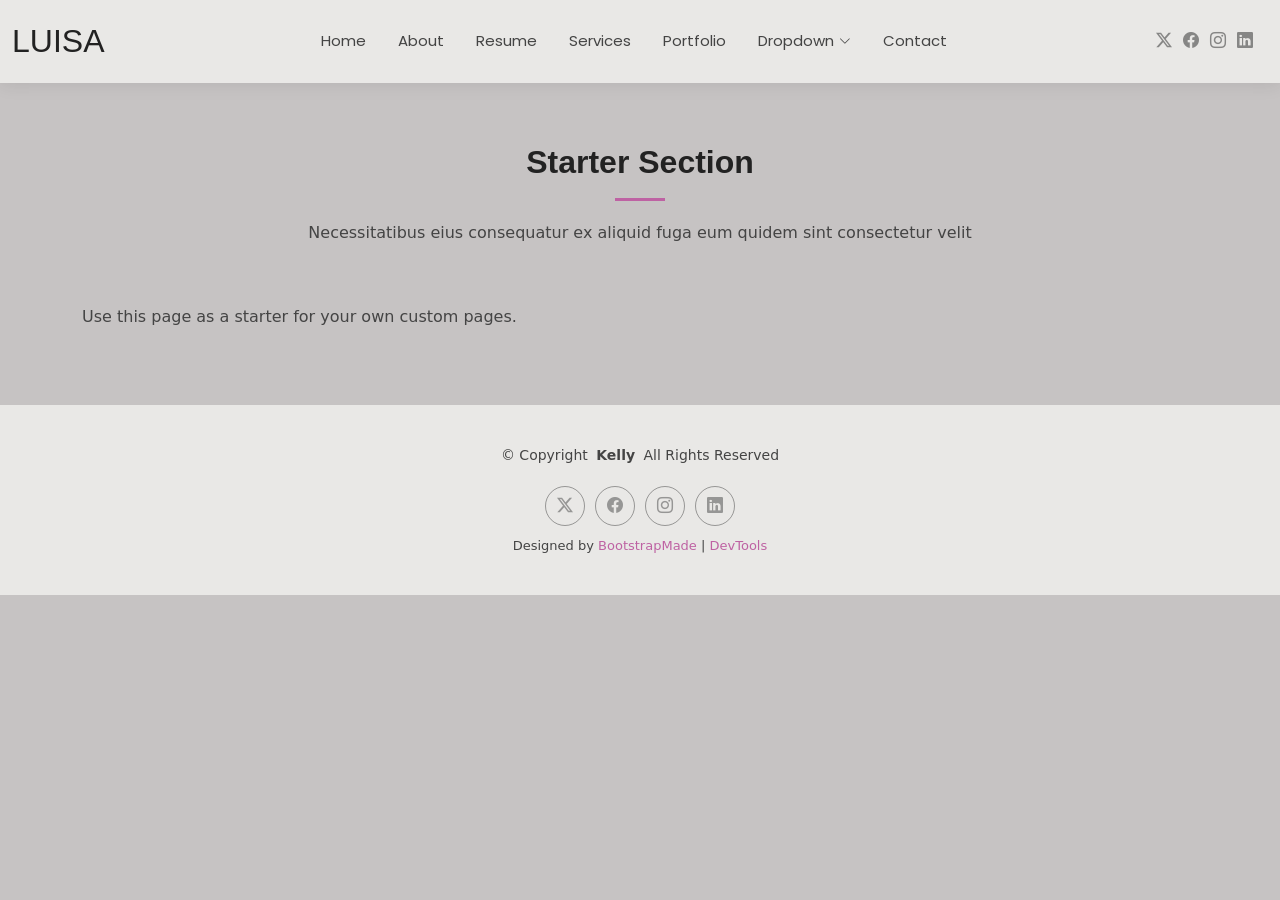
<file: starter-page.html>
<!DOCTYPE html>
<html lang="en">

<head>
  <meta charset="utf-8">
  <meta content="width=device-width, initial-scale=1.0" name="viewport">
  <title>Starter Page - Kelly Bootstrap Template</title>
  <meta name="description" content="">
  <meta name="keywords" content="">

  <!-- Favicons -->
  <link href="assets/img/favicon.png" rel="icon">
  <link href="assets/img/apple-touch-icon.png" rel="apple-touch-icon">

  <!-- Fonts -->
  <link href="https://fonts.googleapis.com" rel="preconnect">
  <link href="https://fonts.gstatic.com" rel="preconnect" crossorigin>
  <link href="https://fonts.googleapis.com/css2?family=Roboto:ital,wght@0,100;0,300;0,400;0,500;0,700;0,900;1,100;1,300;1,400;1,500;1,700;1,900&family=Poppins:ital,wght@0,100;0,200;0,300;0,400;0,500;0,600;0,700;0,800;0,900;1,100;1,200;1,300;1,400;1,500;1,600;1,700;1,800;1,900&family=Raleway:ital,wght@0,100;0,200;0,300;0,400;0,500;0,600;0,700;0,800;0,900;1,100;1,200;1,300;1,400;1,500;1,600;1,700;1,800;1,900&display=swap" rel="stylesheet">

  <!-- Vendor CSS Files -->
  <link href="assets/vendor/bootstrap/css/bootstrap.min.css" rel="stylesheet">
  <link href="assets/vendor/bootstrap-icons/bootstrap-icons.css" rel="stylesheet">
  <link href="assets/vendor/aos/aos.css" rel="stylesheet">
  <link href="assets/vendor/swiper/swiper-bundle.min.css" rel="stylesheet">
  <link href="assets/vendor/glightbox/css/glightbox.min.css" rel="stylesheet">

  <!-- Main CSS File -->
  <link href="assets/css/main.css" rel="stylesheet">

  <!-- =======================================================
  * Template Name: Kelly
  * Template URL: https://bootstrapmade.com/kelly-free-bootstrap-cv-resume-html-template/
  * Updated: Aug 07 2024 with Bootstrap v5.3.3
  * Author: BootstrapMade.com
  * License: https://bootstrapmade.com/license/
  ======================================================== -->
</head>

<body class="starter-page-page">

  <header id="header" class="header d-flex align-items-center light-background sticky-top">
    <div class="container-fluid position-relative d-flex align-items-center justify-content-between">

      <a href="index.html" class="logo d-flex align-items-center me-auto me-xl-0">
        <!-- Uncomment the line below if you also wish to use an image logo -->
        <!-- <img src="assets/img/logo.png" alt=""> -->
        <h1 class="sitename">LUISA</h1>
      </a>

      <nav id="navmenu" class="navmenu">
        <ul>
          <li><a href="index.html">Home</a></li>
          <li><a href="about.html">About</a></li>
          <li><a href="resume.html">Resume</a></li>
          <li><a href="services.html">Services</a></li>
          <li><a href="portfolio.html">Portfolio</a></li>
          <li class="dropdown"><a href="#"><span>Dropdown</span> <i class="bi bi-chevron-down toggle-dropdown"></i></a>
            <ul>
              <li><a href="#">Dropdown 1</a></li>
              <li class="dropdown"><a href="#"><span>Deep Dropdown</span> <i class="bi bi-chevron-down toggle-dropdown"></i></a>
                <ul>
                  <li><a href="#">Deep Dropdown 1</a></li>
                  <li><a href="#">Deep Dropdown 2</a></li>
                  <li><a href="#">Deep Dropdown 3</a></li>
                  <li><a href="#">Deep Dropdown 4</a></li>
                  <li><a href="#">Deep Dropdown 5</a></li>
                </ul>
              </li>
              <li><a href="#">Dropdown 2</a></li>
              <li><a href="#">Dropdown 3</a></li>
              <li><a href="#">Dropdown 4</a></li>
            </ul>
          </li>
          <li><a href="contact.html">Contact</a></li>
        </ul>
        <i class="mobile-nav-toggle d-xl-none bi bi-list"></i>
      </nav>

      <div class="header-social-links">
        <a href="#" class="twitter"><i class="bi bi-twitter-x"></i></a>
        <a href="#" class="facebook"><i class="bi bi-facebook"></i></a>
        <a href="#" class="instagram"><i class="bi bi-instagram"></i></a>
        <a href="#" class="linkedin"><i class="bi bi-linkedin"></i></a>
      </div>

    </div>
  </header>

  <main class="main">

    <!-- Starter Section Section -->
    <section id="starter-section" class="starter-section section">

      <!-- Section Title -->
      <div class="container section-title" data-aos="fade-up">
        <h2>Starter Section</h2>
        <p>Necessitatibus eius consequatur ex aliquid fuga eum quidem sint consectetur velit</p>
      </div><!-- End Section Title -->

      <div class="container" data-aos="fade-up">
        <p>Use this page as a starter for your own custom pages.</p>
      </div>

    </section><!-- /Starter Section Section -->

  </main>

  <footer id="footer" class="footer light-background">

    <div class="container">
      <div class="copyright text-center ">
        <p>© <span>Copyright</span> <strong class="px-1 sitename">Kelly</strong> <span>All Rights Reserved<br></span></p>
      </div>
      <div class="social-links d-flex justify-content-center">
        <a href=""><i class="bi bi-twitter-x"></i></a>
        <a href=""><i class="bi bi-facebook"></i></a>
        <a href=""><i class="bi bi-instagram"></i></a>
        <a href=""><i class="bi bi-linkedin"></i></a>
      </div>
      <div class="credits">
        <!-- All the links in the footer should remain intact. -->
        <!-- You can delete the links only if you've purchased the pro version. -->
        <!-- Licensing information: https://bootstrapmade.com/license/ -->
        <!-- Purchase the pro version with working PHP/AJAX contact form: [buy-url] -->
        Designed by <a href="https://bootstrapmade.com/">BootstrapMade</a> | <a href="https://bootstrapmade.com/tools/">DevTools</a>
      </div>
    </div>

  </footer>

  <!-- Scroll Top -->
  <a href="#" id="scroll-top" class="scroll-top d-flex align-items-center justify-content-center"><i class="bi bi-arrow-up-short"></i></a>

  <!-- Preloader -->
  <div id="preloader"></div>

  <!-- Vendor JS Files -->
  <script src="assets/vendor/bootstrap/js/bootstrap.bundle.min.js"></script>
  <script src="assets/vendor/php-email-form/validate.js"></script>
  <script src="assets/vendor/aos/aos.js"></script>
  <script src="assets/vendor/waypoints/noframework.waypoints.js"></script>
  <script src="assets/vendor/purecounter/purecounter_vanilla.js"></script>
  <script src="assets/vendor/swiper/swiper-bundle.min.js"></script>
  <script src="assets/vendor/glightbox/js/glightbox.min.js"></script>
  <script src="assets/vendor/imagesloaded/imagesloaded.pkgd.min.js"></script>
  <script src="assets/vendor/isotope-layout/isotope.pkgd.min.js"></script>

  <!-- Main JS File -->
  <script src="assets/js/main.js"></script>

</body>

</html>
</file>
<file: assets/css/main.css>
/**
* Template Name: Kelly
* Template URL: https://bootstrapmade.com/kelly-free-bootstrap-cv-resume-html-template/
* Updated: Aug 07 2024 with Bootstrap v5.3.3
* Author: BootstrapMade.com
* License: https://bootstrapmade.com/license/
*/

/*--------------------------------------------------------------
# Font & Color Variables
# Help: https://bootstrapmade.com/color-system/
--------------------------------------------------------------*/
/* Fonts */
:root {
  --default-font: "EB Garamond",  system-ui, -apple-system, "Segoe UI", Roboto, "Helvetica Neue", Arial, "Noto Sans", "Liberation Sans", sans-serif, "Apple Color Emoji", "Segoe UI Emoji", "Segoe UI Symbol", "Noto Color Emoji";
  --heading-font: "EB Garamond",  sans-serif;
  --nav-font: "Poppins",  sans-serif;
}

/* Global Colors - The following color variables are used throughout the website. Updating them here will change the color scheme of the entire website */
:root { 
  --background-color: hsl(0, 2%, 77%); /* Background color for the entire website, including individual sections */
  --default-color: #444444; /* Default color used for the majority of the text content across the entire website */
  --heading-color: #222222; /* Color for headings, subheadings and title throughout the website */
  --accent-color: #be62a3; /* Accent color that represents your brand on the website. It's used for buttons, links, and other elements that need to stand out */
  --surface-color: #ffffff; /* The surface color is used as a background of boxed elements within sections, such as cards, icon boxes, or other elements that require a visual separation from the global background. */
  --contrast-color: #ffffff; /* Contrast color for text, ensuring readability against backgrounds of accent, heading, or default colors. */
}

/* Nav Menu Colors - The following color variables are used specifically for the navigation menu. They are separate from the global colors to allow for more customization options */
:root {
  --nav-color: #444444;  /* The default color of the main navmenu links */
  --nav-hover-color: #34b7a7; /* Applied to main navmenu links when they are hovered over or active */
  --nav-mobile-background-color: #ffffff; /* Used as the background color for mobile navigation menu */
  --nav-dropdown-background-color: #ffffff; /* Used as the background color for dropdown items that appear when hovering over primary navigation items */
  --nav-dropdown-color: #444444; /* Used for navigation links of the dropdown items in the navigation menu. */
  --nav-dropdown-hover-color: #34b7a7; /* Similar to --nav-hover-color, this color is applied to dropdown navigation links when they are hovered over. */
}

/* Color Presets - These classes override global colors when applied to any section or element, providing reuse of the sam color scheme. */

.light-background {
  --background-color: #e9e8e6;
  --surface-color: #ffffff;
}

.dark-background {
  --background-color: #060606;
  --default-color: #ffffff;
  --heading-color: #ffffff;
  --surface-color: #252525;
  --contrast-color: #ffffff;
}

/* Smooth scroll */
:root {
  scroll-behavior: smooth;
}

/*--------------------------------------------------------------
# General Styling & Shared Classes
--------------------------------------------------------------*/
body {
  color: var(--default-color);
  background-color: var(--background-color);
  font-family: var(--default-font);
}

a {
  color: var(--accent-color);
  text-decoration: none;
  transition: 0.3s;
}

a:hover {
  color: color-mix(in srgb, var(--accent-color), transparent 25%);
  text-decoration: none;
}

h1,
h2,
h3,
h4,
h5,
h6 {
  color: var(--heading-color);
  font-family: var(--heading-font);
}

/* PHP Email Form Messages
------------------------------*/
.php-email-form .error-message {
  display: none;
  background: #df1529;
  color: #ffffff;
  text-align: left;
  padding: 15px;
  margin-bottom: 24px;
  font-weight: 600;
}

.php-email-form .sent-message {
  display: none;
  color: #ffffff;
  background: #059652;
  text-align: center;
  padding: 15px;
  margin-bottom: 24px;
  font-weight: 600;
}

.php-email-form .loading {
  display: none;
  background: var(--surface-color);
  text-align: center;
  padding: 15px;
  margin-bottom: 24px;
}

.php-email-form .loading:before {
  content: "";
  display: inline-block;
  border-radius: 50%;
  width: 24px;
  height: 24px;
  margin: 0 10px -6px 0;
  border: 3px solid var(--accent-color);
  border-top-color: var(--surface-color);
  animation: php-email-form-loading 1s linear infinite;
}

@keyframes php-email-form-loading {
  0% {
    transform: rotate(0deg);
  }

  100% {
    transform: rotate(360deg);
  }
}

/*--------------------------------------------------------------
# Global Header
--------------------------------------------------------------*/
.header {
  color: var(--default-color);
  background-color: var(--background-color);
  padding: 15px 0;
  transition: all 0.5s;
  z-index: 997;
  box-shadow: 0px 0 18px rgba(0, 0, 0, 0.1);
}

.header .logo {
  line-height: 1;
}

.header .logo img {
  max-height: 36px;
  margin-right: 8px;
}

.header .logo h1 {
  font-size: 32px;
  margin: 0;
  font-weight: 300;
  text-transform: uppercase;
  color: var(--heading-color);
}

.header .header-social-links {
  padding-right: 15px;
}

.header .header-social-links a {
  color: color-mix(in srgb, var(--default-color), transparent 40%);
  padding-left: 6px;
  display: inline-block;
  transition: 0.3s;
  font-size: 16px;
}

.header .header-social-links a:hover {
  color: var(--accent-color);
}

.header .header-social-links a i {
  line-height: 0px;
}

@media (max-width: 1200px) {
  .header .logo {
    order: 1;
  }

  .header .header-social-links {
    order: 2;
  }

  .header .navmenu {
    order: 3;
  }
}

/*--------------------------------------------------------------
# Navigation Menu
--------------------------------------------------------------*/
/* Desktop Navigation */
@media (min-width: 1200px) {
  .navmenu {
    padding: 0;
  }

  .navmenu ul {
    margin: 0;
    padding: 0;
    display: flex;
    list-style: none;
    align-items: center;
  }

  .navmenu li {
    position: relative;
  }

  .navmenu>ul>li {
    white-space: nowrap;
    padding: 15px 14px;
  }

  .navmenu>ul>li:last-child {
    padding-right: 0;
  }

  .navmenu a,
  .navmenu a:focus {
    color: var(--nav-color);
    font-size: 15px;
    padding: 0 2px;
    font-family: var(--nav-font);
    font-weight: 400;
    display: flex;
    align-items: center;
    justify-content: space-between;
    white-space: nowrap;
    transition: 0.3s;
    position: relative;
  }

  .navmenu a i,
  .navmenu a:focus i {
    font-size: 12px;
    line-height: 0;
    margin-left: 5px;
    transition: 0.3s;
  }

  .navmenu>ul>li>a:before {
    content: "";
    position: absolute;
    height: 2px;
    bottom: -6px;
    left: 0;
    background-color: var(--nav-hover-color);
    visibility: hidden;
    width: 0px;
    transition: all 0.3s ease-in-out 0s;
  }

  .navmenu a:hover:before,
  .navmenu li:hover>a:before,
  .navmenu .active:before {
    visibility: visible;
    width: 25px;
  }

  .navmenu li:hover>a,
  .navmenu .active,
  .navmenu .active:focus {
    color: var(--nav-hover-color);
  }

  .navmenu .dropdown ul {
    margin: 0;
    padding: 10px 0;
    background: var(--nav-dropdown-background-color);
    display: block;
    position: absolute;
    visibility: hidden;
    left: 14px;
    top: 130%;
    opacity: 0;
    transition: 0.3s;
    border-radius: 4px;
    z-index: 99;
    box-shadow: 0px 0px 30px rgba(0, 0, 0, 0.1);
  }

  .navmenu .dropdown ul li {
    min-width: 200px;
  }

  .navmenu .dropdown ul a {
    padding: 10px 20px;
    font-size: 15px;
    text-transform: none;
    color: var(--nav-dropdown-color);
  }

  .navmenu .dropdown ul a i {
    font-size: 12px;
  }

  .navmenu .dropdown ul a:hover,
  .navmenu .dropdown ul .active:hover,
  .navmenu .dropdown ul li:hover>a {
    color: var(--nav-dropdown-hover-color);
  }

  .navmenu .dropdown:hover>ul {
    opacity: 1;
    top: 100%;
    visibility: visible;
  }

  .navmenu .dropdown .dropdown ul {
    top: 0;
    left: -90%;
    visibility: hidden;
  }

  .navmenu .dropdown .dropdown:hover>ul {
    opacity: 1;
    top: 0;
    left: -100%;
    visibility: visible;
  }
}

/* Mobile Navigation */
@media (max-width: 1199px) {
  .mobile-nav-toggle {
    color: var(--nav-color);
    font-size: 28px;
    line-height: 0;
    margin-right: 10px;
    cursor: pointer;
    transition: color 0.3s;
  }

  .navmenu {
    padding: 0;
    z-index: 9997;
  }

  .navmenu ul {
    display: none;
    list-style: none;
    position: absolute;
    inset: 60px 20px 20px 20px;
    padding: 10px 0;
    margin: 0;
    border-radius: 6px;
    background-color: var(--nav-mobile-background-color);
    border: 1px solid color-mix(in srgb, var(--default-color), transparent 90%);
    box-shadow: none;
    overflow-y: auto;
    transition: 0.3s;
    z-index: 9998;
  }

  .navmenu a,
  .navmenu a:focus {
    color: var(--nav-dropdown-color);
    padding: 10px 20px;
    font-family: var(--nav-font);
    font-size: 17px;
    font-weight: 500;
    display: flex;
    align-items: center;
    justify-content: space-between;
    white-space: nowrap;
    transition: 0.3s;
  }

  .navmenu a i,
  .navmenu a:focus i {
    font-size: 12px;
    line-height: 0;
    margin-left: 5px;
    width: 30px;
    height: 30px;
    display: flex;
    align-items: center;
    justify-content: center;
    border-radius: 50%;
    transition: 0.3s;
    background-color: color-mix(in srgb, var(--accent-color), transparent 90%);
  }

  .navmenu a i:hover,
  .navmenu a:focus i:hover {
    background-color: var(--accent-color);
    color: var(--contrast-color);
  }

  .navmenu a:hover,
  .navmenu .active,
  .navmenu .active:focus {
    color: var(--nav-dropdown-hover-color);
  }

  .navmenu .active i,
  .navmenu .active:focus i {
    background-color: var(--accent-color);
    color: var(--contrast-color);
    transform: rotate(180deg);
  }

  .navmenu .dropdown ul {
    position: static;
    display: none;
    z-index: 99;
    padding: 10px 0;
    margin: 10px 20px;
    background-color: var(--nav-dropdown-background-color);
    transition: all 0.5s ease-in-out;
  }

  .navmenu .dropdown ul ul {
    background-color: rgba(33, 37, 41, 0.1);
  }

  .navmenu .dropdown>.dropdown-active {
    display: block;
    background-color: rgba(33, 37, 41, 0.03);
  }

  .mobile-nav-active {
    overflow: hidden;
  }

  .mobile-nav-active .mobile-nav-toggle {
    color: #fff;
    position: absolute;
    font-size: 32px;
    top: 15px;
    right: 15px;
    margin-right: 0;
    z-index: 9999;
  }

  .mobile-nav-active .navmenu {
    position: fixed;
    overflow: hidden;
    inset: 0;
    background: rgba(33, 37, 41, 0.8);
    transition: 0.3s;
  }

  .mobile-nav-active .navmenu>ul {
    display: block;
  }
}

/*--------------------------------------------------------------
# Global Footer
--------------------------------------------------------------*/
.footer {
  color: var(--default-color);
  background-color: var(--background-color);
  font-size: 14px;
  padding: 40px 0;
  position: relative;
}

.footer .copyright p {
  margin-bottom: 0;
}

.footer .social-links {
  margin-top: 20px;
}

.footer .social-links a {
  display: flex;
  align-items: center;
  justify-content: center;
  width: 40px;
  height: 40px;
  border-radius: 50%;
  border: 1px solid color-mix(in srgb, var(--default-color), transparent 50%);
  font-size: 16px;
  color: color-mix(in srgb, var(--default-color), transparent 50%);
  margin: 0 5px;
  transition: 0.3s;
}

.footer .social-links a:hover {
  color: var(--accent-color);
  border-color: var(--accent-color);
}

.footer .credits {
  margin-top: 10px;
  font-size: 13px;
  text-align: center;
}

/*--------------------------------------------------------------
# Preloader
--------------------------------------------------------------*/
#preloader {
  position: fixed;
  inset: 0;
  z-index: 9999;
  overflow: hidden;
  background-color: var(--background-color);
  transition: all 0.6s ease-out;
  width: 100%;
  height: 100vh;
}

#preloader:before,
#preloader:after {
  content: "";
  position: absolute;
  border: 4px solid var(--accent-color);
  border-radius: 50%;
  animation: animate-preloader 2s cubic-bezier(0, 0.2, 0.8, 1) infinite;
}

#preloader:after {
  animation-delay: -0.5s;
}

@keyframes animate-preloader {
  0% {
    width: 10px;
    height: 10px;
    top: calc(50% - 5px);
    left: calc(50% - 5px);
    opacity: 1;
  }

  100% {
    width: 72px;
    height: 72px;
    top: calc(50% - 36px);
    left: calc(50% - 36px);
    opacity: 0;
  }
}

/*--------------------------------------------------------------
# Scroll Top Button
--------------------------------------------------------------*/
.scroll-top {
  position: fixed;
  visibility: hidden;
  opacity: 0;
  right: 15px;
  bottom: -15px;
  z-index: 99999;
  background-color: var(--accent-color);
  width: 44px;
  height: 44px;
  border-radius: 50px;
  transition: all 0.4s;
}

.scroll-top i {
  font-size: 24px;
  color: var(--contrast-color);
  line-height: 0;
}

.scroll-top:hover {
  background-color: color-mix(in srgb, var(--accent-color), transparent 20%);
  color: var(--contrast-color);
}

.scroll-top.active {
  visibility: visible;
  opacity: 1;
  bottom: 15px;
}

/*--------------------------------------------------------------
# Disable aos animation delay on mobile devices
--------------------------------------------------------------*/
@media screen and (max-width: 768px) {
  [data-aos-delay] {
    transition-delay: 0 !important;
  }
}

/*--------------------------------------------------------------
# Global Page Titles & Breadcrumbs
--------------------------------------------------------------*/
.page-title {
  color: var(--default-color);
  background-color: var(--background-color);
  padding: 25px 0;
  position: relative;
  border-bottom: 1px solid color-mix(in srgb, var(--default-color), transparent 85%);
}

.page-title h1 {
  font-size: 24px;
  font-weight: 400;
}

.page-title .breadcrumbs ol {
  display: flex;
  flex-wrap: wrap;
  list-style: none;
  padding: 0;
  margin: 0;
  font-size: 14px;
  font-weight: 400;
}

.page-title .breadcrumbs ol li+li {
  padding-left: 10px;
}

.page-title .breadcrumbs ol li+li::before {
  content: "/";
  display: inline-block;
  padding-right: 10px;
  color: color-mix(in srgb, var(--default-color), transparent 70%);
}

/*--------------------------------------------------------------
# Global Sections
--------------------------------------------------------------*/
section,
.section {
  color: var(--default-color);
  background-color: var(--background-color);
  padding: 60px 0;
  scroll-margin-top: 100px;
  overflow: clip;
}

@media (max-width: 1199px) {

  section,
  .section {
    scroll-margin-top: 66px;
  }
}

/*--------------------------------------------------------------
# Global Section Titles
--------------------------------------------------------------*/
.section-title {
  text-align: center;
  padding-bottom: 60px;
  position: relative;
}

.section-title h2 {
  font-size: 32px;
  font-weight: 700;
  margin-bottom: 20px;
  padding-bottom: 20px;
  position: relative;
}

.section-title h2:after {
  content: "";
  position: absolute;
  display: block;
  width: 50px;
  height: 3px;
  background: var(--accent-color);
  left: 0;
  right: 0;
  bottom: 0;
  margin: auto;
}

.section-title p {
  margin-bottom: 0;
}

/*--------------------------------------------------------------
# Hero Section
--------------------------------------------------------------*/
.hero {
  width: 100%;
  min-height: calc(100vh - 82px);
  position: relative;
  padding: 80px 0;
  display: flex;
  align-items: center;
  justify-content: center;
}

@media (max-width: 1200px) {
  .hero {
    min-height: calc(100vh - 68px);
  }
}

.hero img {
  position: absolute;
  inset: 0;
  display: block;
  width: 100%;
  height: 100%;
  object-fit: cover;
  z-index: 1;
}

.hero .container {
  position: relative;
  z-index: 3;
}

.hero h2 {
  margin: 0;
  font-size: 48px;
  font-weight: 700;
}

.hero p {
  margin: 10px 0 0 0;
  font-size: 24px;
  color: var(--heading-color);
}

.hero .btn-get-started {
  color: var(--contrast-color);
  background: var(--accent-color);
  font-family: var(--heading-font);
  text-transform: uppercase;
  font-weight: 600;
  font-size: 12px;
  letter-spacing: 1px;
  display: inline-block;
  padding: 20px 20px;
  border-radius: 0px;
  transition: 0.5s;
  margin-top: 30px;
}

.hero .btn-get-started:hover {
  background: color-mix(in srgb, var(--accent-color) 90%, white 20%);
}

@media (max-width: 768px) {
  .hero h2 {
    font-size: 32px;
  }

  .hero p {
    font-size: 18px;
  }
}

/*--------------------------------------------------------------
# About Section
--------------------------------------------------------------*/
.about .content h2 {
  font-weight: 700;
  font-size: 24px;
}

.about .content ul {
  list-style: none;
  padding: 0;
}

.about .content ul li {
  margin-bottom: 20px;
  display: flex;
  align-items: center;
}

.about .content ul strong {
  margin-right: 10px;
}

.about .content ul i {
  font-size: 16px;
  margin-right: 5px;
  color: var(--accent-color);
  line-height: 0;
}

/*--------------------------------------------------------------
# Skills Section
--------------------------------------------------------------*/
.skills .progress {
  height: 60px;
  display: block;
  background: none;
  border-radius: 0;
}

.skills .progress .skill {
  color: var(--heading-color);
  padding: 0;
  margin: 0 0 6px 0;
  text-transform: uppercase;
  display: block;
  font-weight: 600;
  font-family: var(--heading-font);
}

.skills .progress .skill .val {
  float: right;
  font-style: normal;
}

.skills .progress-bar-wrap {
  background: color-mix(in srgb, var(--default-color), transparent 90%);
  height: 10px;
}

.skills .progress-bar {
  width: 1px;
  height: 10px;
  transition: 0.9s;
  background-color: var(--accent-color);
}

/*--------------------------------------------------------------
# Stats Section
--------------------------------------------------------------*/
.stats .stats-item {
  padding: 30px;
  width: 100%;
}

.stats .stats-item span {
  color: var(--heading-color);
  font-size: 48px;
  display: block;
  font-weight: 700;
  margin-bottom: 20px;
  padding-bottom: 20px;
  position: relative;
}

.stats .stats-item span:after {
  content: "";
  position: absolute;
  display: block;
  width: 25px;
  height: 3px;
  background: var(--accent-color);
  left: 0;
  right: 0;
  bottom: 0;
  margin: auto;
}

.stats .stats-item p {
  color: color-mix(in srgb, var(--default-color), transparent 40%);
  padding: 0;
  margin: 0;
  font-family: var(--heading-font);
  font-weight: 500;
}

/*--------------------------------------------------------------
# Testimonials Section
--------------------------------------------------------------*/
.testimonials .section-header {
  margin-bottom: 40px;
}

.testimonials .testimonials-carousel,
.testimonials .testimonials-slider {
  overflow: hidden;
}

.testimonials .testimonial-item {
  text-align: center;
}

.testimonials .testimonial-item .testimonial-img {
  width: 120px;
  border-radius: 50%;
  border: 4px solid var(--background-color);
  margin: 0 auto;
}

.testimonials .testimonial-item h3 {
  font-size: 20px;
  font-weight: bold;
  margin: 10px 0 5px 0;
}

.testimonials .testimonial-item h4 {
  font-size: 14px;
  color: color-mix(in srgb, var(--default-color), transparent 40%);
  margin: 0 0 15px 0;
}

.testimonials .testimonial-item .stars {
  margin-bottom: 15px;
}

.testimonials .testimonial-item .stars i {
  color: #ffc107;
  margin: 0 1px;
}

.testimonials .testimonial-item .quote-icon-left,
.testimonials .testimonial-item .quote-icon-right {
  color: color-mix(in srgb, var(--accent-color), transparent 50%);
  font-size: 26px;
  line-height: 0;
}

.testimonials .testimonial-item .quote-icon-left {
  display: inline-block;
  left: -5px;
  position: relative;
}

.testimonials .testimonial-item .quote-icon-right {
  display: inline-block;
  right: -5px;
  position: relative;
  top: 10px;
  transform: scale(-1, -1);
}

.testimonials .testimonial-item p {
  font-style: italic;
  margin: 0 auto 15px auto;
}

.testimonials .swiper-wrapper {
  height: auto;
}

.testimonials .swiper-pagination {
  margin-top: 20px;
  position: relative;
}

.testimonials .swiper-pagination .swiper-pagination-bullet {
  width: 12px;
  height: 12px;
  opacity: 1;
  background-color: color-mix(in srgb, var(--default-color), transparent 85%);
}

.testimonials .swiper-pagination .swiper-pagination-bullet-active {
  background-color: var(--accent-color);
}

@media (min-width: 992px) {
  .testimonials .testimonial-item p {
    width: 80%;
  }
}

/*--------------------------------------------------------------
# Resume Section
--------------------------------------------------------------*/
.resume .resume-title {
  color: var(--heading-color);
  font-size: 26px;
  font-weight: 700;
  margin-top: 20px;
  margin-bottom: 20px;
}

.resume .resume-item {
  padding: 0 0 20px 20px;
  margin-top: -2px;
  border-left: 2px solid var(--accent-color);
  position: relative;
}

.resume .resume-item h4 {
  line-height: 18px;
  font-size: 18px;
  font-weight: 600;
  text-transform: uppercase;
  color: color-mix(in srgb, var(--default-color), transparent 20%);
  margin-bottom: 10px;
}

.resume .resume-item h5 {
  font-size: 16px;
  padding: 5px 15px;
  display: inline-block;
  font-weight: 600;
  margin-bottom: 10px;
}

.resume .resume-item ul {
  padding-left: 20px;
}

.resume .resume-item ul li {
  padding-bottom: 10px;
}

.resume .resume-item:last-child {
  padding-bottom: 0;
}

.resume .resume-item::before {
  content: "";
  position: absolute;
  width: 16px;
  height: 16px;
  border-radius: 50px;
  left: -9px;
  top: 0;
  background: var(--background-color);
  border: 2px solid var(--accent-color);
}

/*--------------------------------------------------------------
# Services Section
--------------------------------------------------------------*/
.services .service-item {
  background-color: var(--surface-color);
  box-shadow: 0px 5px 90px 0px rgba(0, 0, 0, 0.1);
  height: 100%;
  padding: 60px 30px;
  text-align: center;
  transition: 0.3s;
  border-radius: 5px;
}

.services .service-item .icon {
  margin: 0 auto;
  width: 100px;
  height: 100px;
  display: flex;
  align-items: center;
  justify-content: center;
  transition: ease-in-out 0.3s;
  position: relative;
}

.services .service-item .icon i {
  font-size: 36px;
  transition: 0.5s;
  position: relative;
}

.services .service-item .icon svg {
  position: absolute;
  top: 0;
  left: 0;
}

.services .service-item .icon svg path {
  transition: 0.5s;
  fill: color-mix(in srgb, var(--default-color), transparent 95%);
}

.services .service-item h3 {
  font-weight: 700;
  margin: 10px 0 15px 0;
  font-size: 22px;
}

.services .service-item p {
  line-height: 24px;
  font-size: 14px;
  margin-bottom: 0;
}

.services .service-item:hover {
  box-shadow: 0px 5px 35px 0px rgba(0, 0, 0, 0.1);
}

.services .service-item.item-cyan i {
  color: #0dcaf0;
}

.services .service-item.item-cyan:hover .icon i {
  color: #fff;
}

.services .service-item.item-cyan:hover .icon path {
  fill: #0dcaf0;
}

.services .service-item.item-orange i {
  color: #fd7e14;
}

.services .service-item.item-orange:hover .icon i {
  color: #fff;
}

.services .service-item.item-orange:hover .icon path {
  fill: #fd7e14;
}

.services .service-item.item-teal i {
  color: #20c997;
}

.services .service-item.item-teal:hover .icon i {
  color: #fff;
}

.services .service-item.item-teal:hover .icon path {
  fill: #20c997;
}

.services .service-item.item-red i {
  color: #df1529;
}

.services .service-item.item-red:hover .icon i {
  color: #fff;
}

.services .service-item.item-red:hover .icon path {
  fill: #df1529;
}

.services .service-item.item-indigo i {
  color: #6610f2;
}

.services .service-item.item-indigo:hover .icon i {
  color: #fff;
}

.services .service-item.item-indigo:hover .icon path {
  fill: #6610f2;
}

.services .service-item.item-pink i {
  color: #f3268c;
}

.services .service-item.item-pink:hover .icon i {
  color: #fff;
}

.services .service-item.item-pink:hover .icon path {
  fill: #f3268c;
}

/*--------------------------------------------------------------
# Portfolio Section
--------------------------------------------------------------*/
.portfolio .portfolio-filters {
  padding: 0;
  margin: 0 auto 20px auto;
  list-style: none;
  text-align: center;
}

.portfolio .portfolio-filters li {
  cursor: pointer;
  display: inline-block;
  padding: 8px 20px 10px 20px;
  margin: 0;
  font-size: 15px;
  font-weight: 500;
  line-height: 1;
  margin-bottom: 5px;
  border-radius: 50px;
  transition: all 0.3s ease-in-out;
  font-family: var(--heading-font);
}

.portfolio .portfolio-filters li:hover,
.portfolio .portfolio-filters li.filter-active {
  color: var(--contrast-color);
  background-color: var(--accent-color);
}

.portfolio .portfolio-filters li:first-child {
  margin-left: 0;
}

.portfolio .portfolio-filters li:last-child {
  margin-right: 0;
}

@media (max-width: 575px) {
  .portfolio .portfolio-filters li {
    font-size: 14px;
    margin: 0 0 10px 0;
  }
}

.portfolio .portfolio-item {
  position: relative;
  overflow: hidden;
}

.portfolio .portfolio-item .portfolio-info {
  opacity: 0;
  position: absolute;
  left: 12px;
  right: 12px;
  bottom: -100%;
  z-index: 3;
  transition: all ease-in-out 0.5s;
  background: color-mix(in srgb, var(--surface-color), transparent 10%);
  padding: 15px;
}

.portfolio .portfolio-item .portfolio-info h4 {
  font-size: 18px;
  font-weight: 600;
  padding-right: 50px;
}

.portfolio .portfolio-item .portfolio-info p {
  color: color-mix(in srgb, var(--default-color), transparent 30%);
  font-size: 14px;
  margin-bottom: 0;
  padding-right: 50px;
}

.portfolio .portfolio-item .portfolio-info .preview-link,
.portfolio .portfolio-item .portfolio-info .details-link {
  position: absolute;
  right: 50px;
  font-size: 24px;
  top: calc(50% - 14px);
  color: color-mix(in srgb, var(--default-color), transparent 30%);
  transition: 0.3s;
  line-height: 0;
}

.portfolio .portfolio-item .portfolio-info .preview-link:hover,
.portfolio .portfolio-item .portfolio-info .details-link:hover {
  color: var(--accent-color);
}

.portfolio .portfolio-item .portfolio-info .details-link {
  right: 14px;
  font-size: 28px;
}

.portfolio .portfolio-item:hover .portfolio-info {
  opacity: 1;
  bottom: 0;
}

/*--------------------------------------------------------------
# Portfolio Details Section
--------------------------------------------------------------*/
.portfolio-details .portfolio-details-slider img {
  width: 100%;
}

.portfolio-details .portfolio-details-slider .swiper-pagination {
  margin-top: 20px;
  position: relative;
}

.portfolio-details .portfolio-details-slider .swiper-pagination .swiper-pagination-bullet {
  width: 12px;
  height: 12px;
  background-color: color-mix(in srgb, var(--default-color), transparent 85%);
  opacity: 1;
}

.portfolio-details .portfolio-details-slider .swiper-pagination .swiper-pagination-bullet-active {
  background-color: var(--accent-color);
}

.portfolio-details .portfolio-info {
  background-color: var(--surface-color);
  padding: 30px;
  box-shadow: 0px 0 30px rgba(0, 0, 0, 0.1);
}

.portfolio-details .portfolio-info h3 {
  font-size: 22px;
  font-weight: 700;
  margin-bottom: 20px;
  padding-bottom: 20px;
  border-bottom: 1px solid color-mix(in srgb, var(--default-color), transparent 85%);
}

.portfolio-details .portfolio-info ul {
  list-style: none;
  padding: 0;
  font-size: 15px;
}

.portfolio-details .portfolio-info ul li+li {
  margin-top: 10px;
}

.portfolio-details .portfolio-description {
  padding-top: 30px;
}

.portfolio-details .portfolio-description h2 {
  font-size: 26px;
  font-weight: 700;
  margin-bottom: 20px;
}

.portfolio-details .portfolio-description p {
  padding: 0;
  color: color-mix(in srgb, var(--default-color), transparent 30%);
}

/*--------------------------------------------------------------
# Contact Section
--------------------------------------------------------------*/
.contact .info-wrap {
  background-color: var(--surface-color);
  box-shadow: 0px 0px 20px rgba(0, 0, 0, 0.1);
  padding: 30px;
}

@media (max-width: 575px) {
  .contact .info-wrap {
    padding: 20px;
  }
}

.contact .info-item {
  margin-bottom: 40px;
}

.contact .info-item i {
  font-size: 20px;
  color: var(--accent-color);
  background: color-mix(in srgb, var(--accent-color), transparent 92%);
  width: 44px;
  height: 44px;
  display: flex;
  justify-content: center;
  align-items: center;
  border-radius: 50px;
  transition: all 0.3s ease-in-out;
  margin-right: 15px;
}

.contact .info-item h3 {
  padding: 0;
  font-size: 18px;
  font-weight: 700;
  margin-bottom: 5px;
}

.contact .info-item p {
  padding: 0;
  margin-bottom: 0;
  font-size: 14px;
}

.contact .info-item:hover i {
  background: var(--accent-color);
  color: var(--contrast-color);
}

.contact .php-email-form {
  background-color: var(--surface-color);
  height: 100%;
  padding: 30px;
  box-shadow: 0px 0px 20px rgba(0, 0, 0, 0.1);
}

@media (max-width: 575px) {
  .contact .php-email-form {
    padding: 20px;
  }
}

.contact .php-email-form input[type=text],
.contact .php-email-form input[type=email],
.contact .php-email-form textarea {
  font-size: 14px;
  padding: 10px 15px;
  box-shadow: none;
  border-radius: 0;
  color: var(--default-color);
  background-color: var(--surface-color);
  border-color: color-mix(in srgb, var(--default-color), transparent 80%);
}

.contact .php-email-form input[type=text]:focus,
.contact .php-email-form input[type=email]:focus,
.contact .php-email-form textarea:focus {
  border-color: var(--accent-color);
}

.contact .php-email-form input[type=text]::placeholder,
.contact .php-email-form input[type=email]::placeholder,
.contact .php-email-form textarea::placeholder {
  color: color-mix(in srgb, var(--default-color), transparent 70%);
}

.contact .php-email-form button[type=submit] {
  color: var(--contrast-color);
  background: var(--accent-color);
  border: 0;
  padding: 10px 30px;
  transition: 0.4s;
  border-radius: 50px;
}

.contact .php-email-form button[type=submit]:hover {
  background: color-mix(in srgb, var(--accent-color), transparent 25%);
}

/*--------------------------------------------------------------
# Starter Section Section
--------------------------------------------------------------*/
.starter-section {
  /* Add your styles here */
}
</file>
